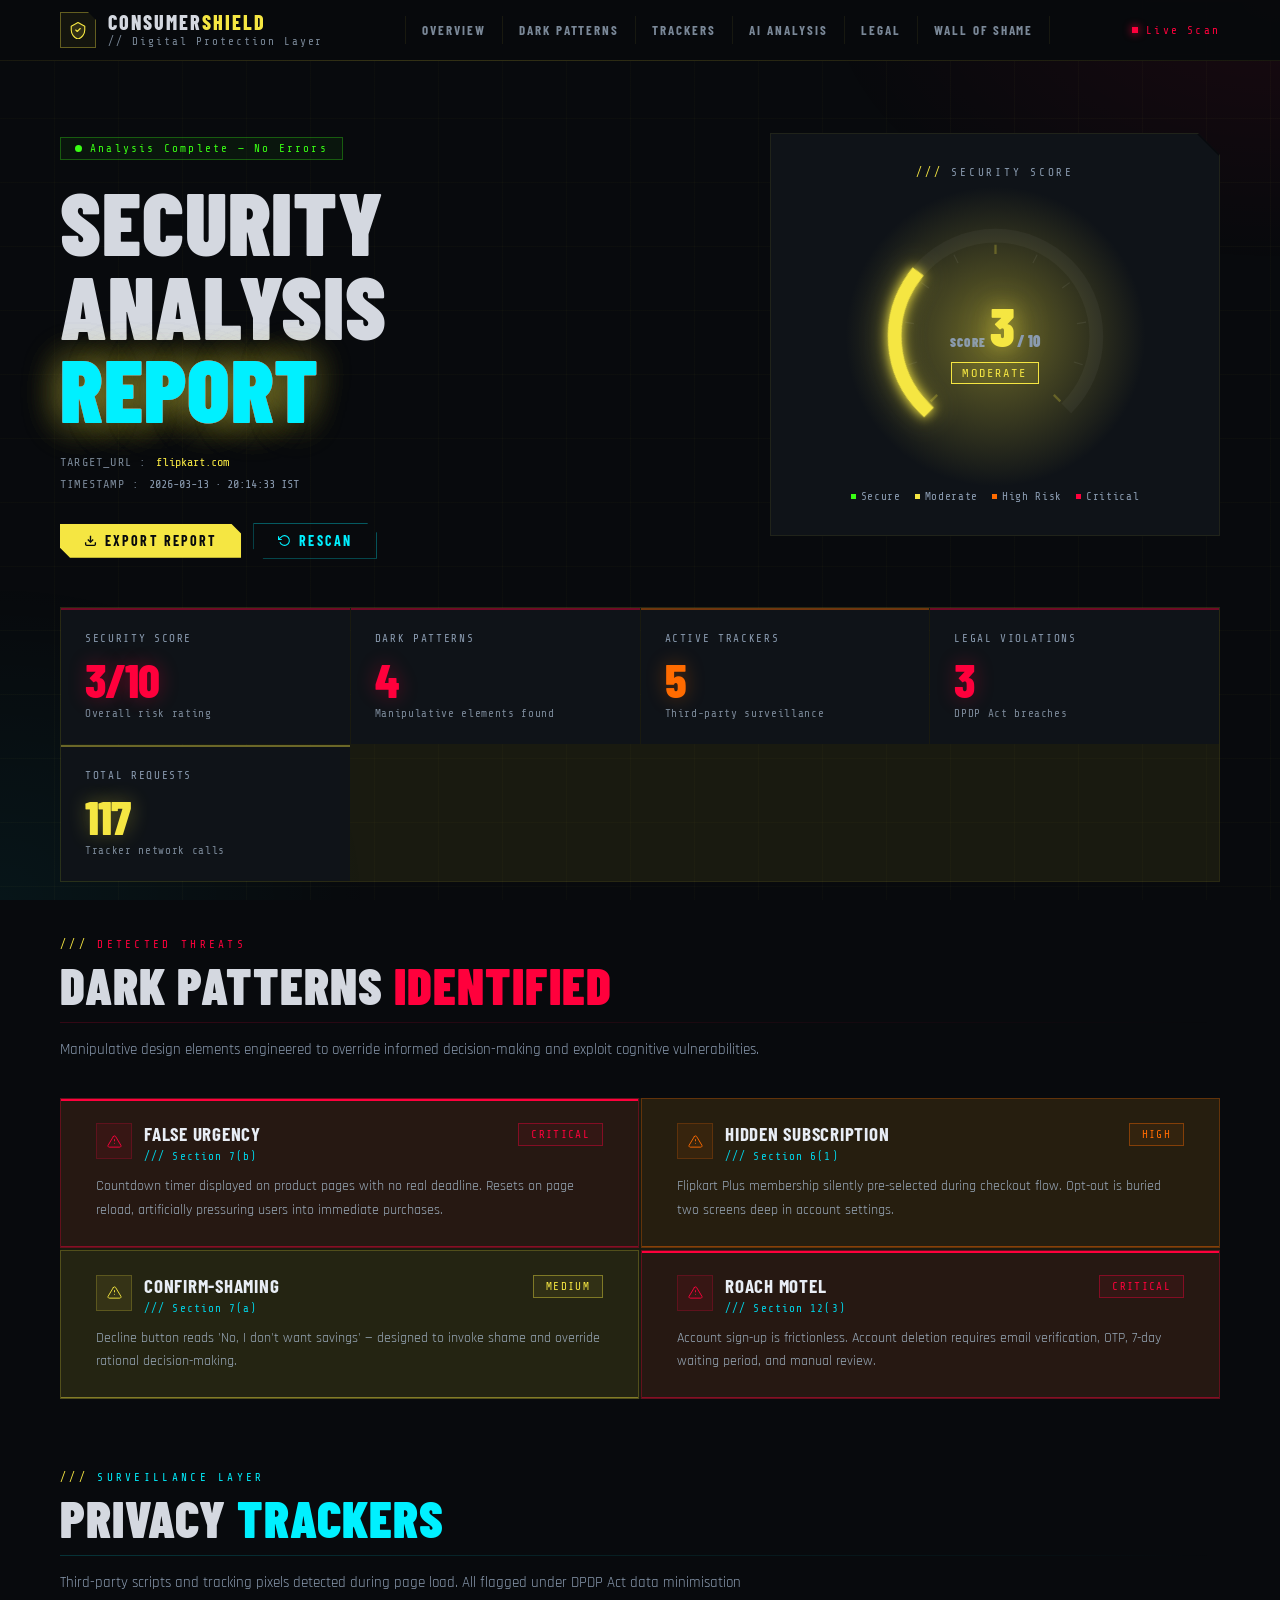
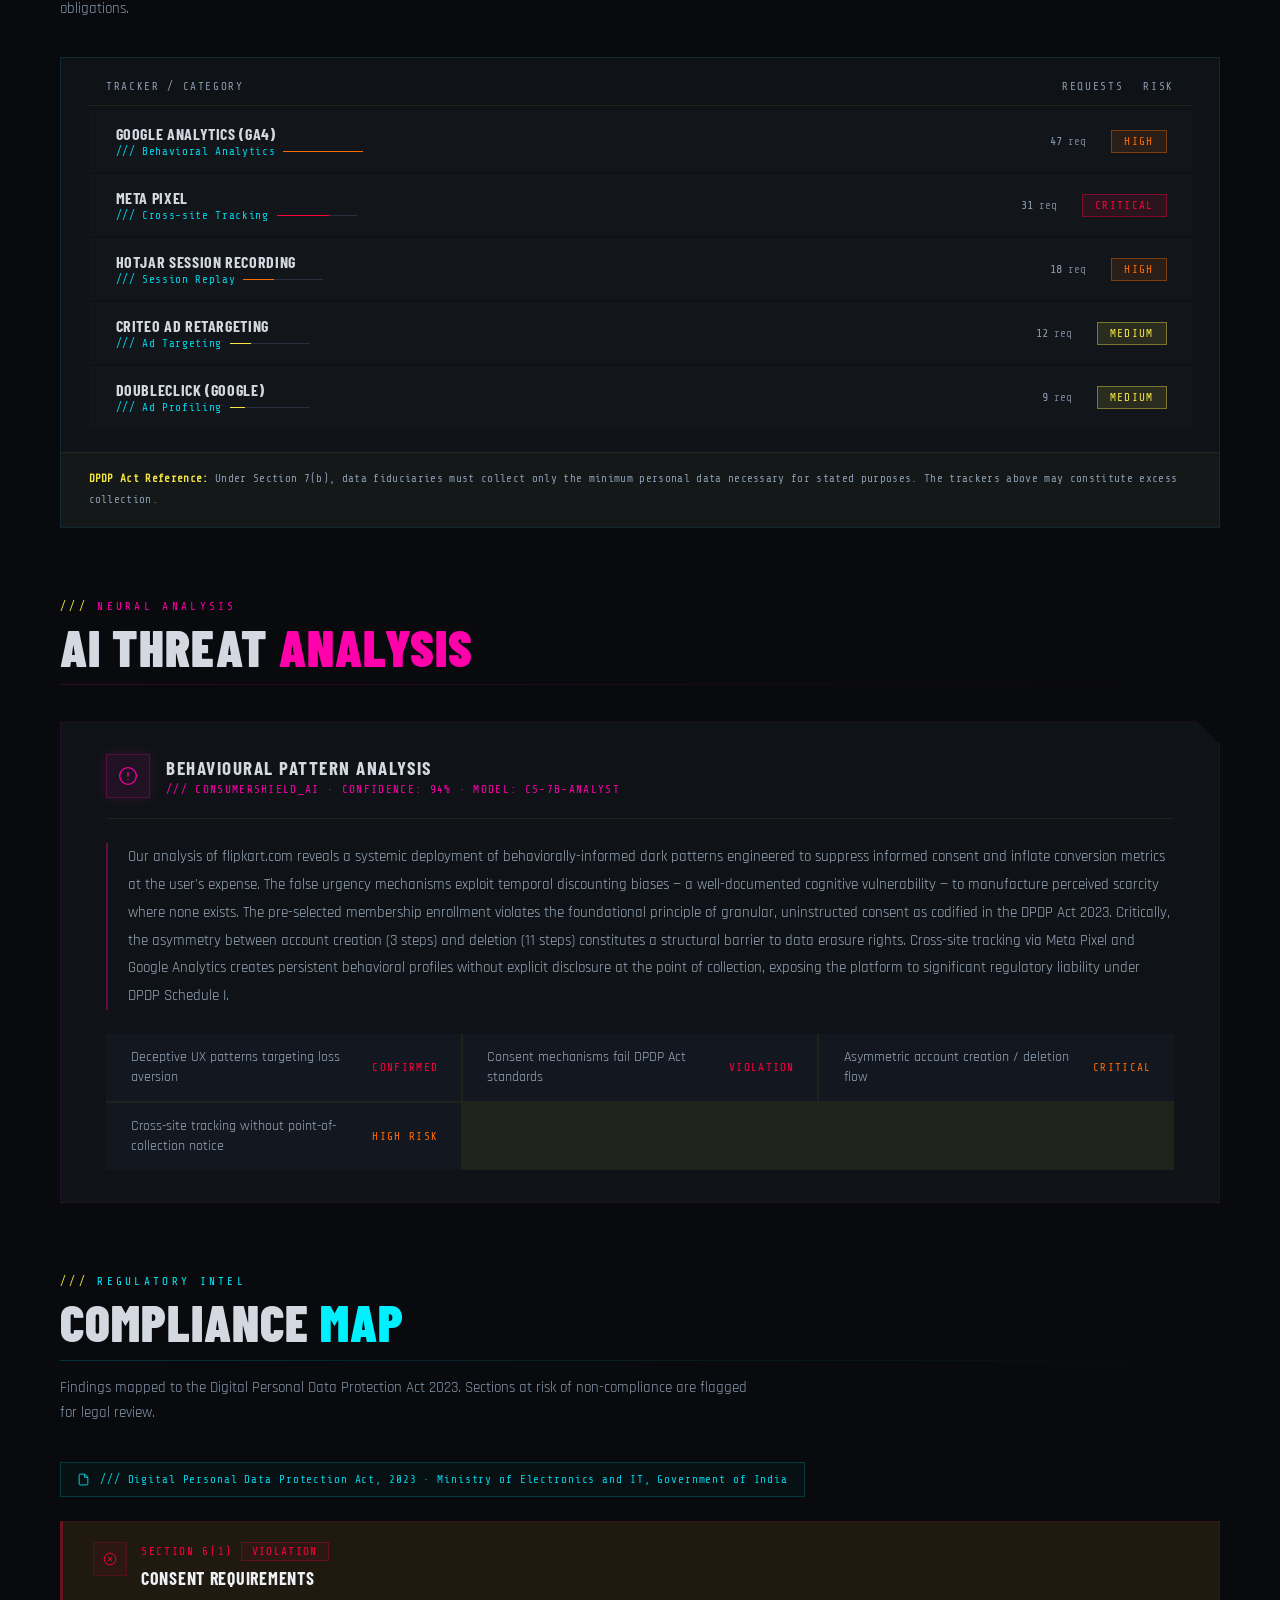
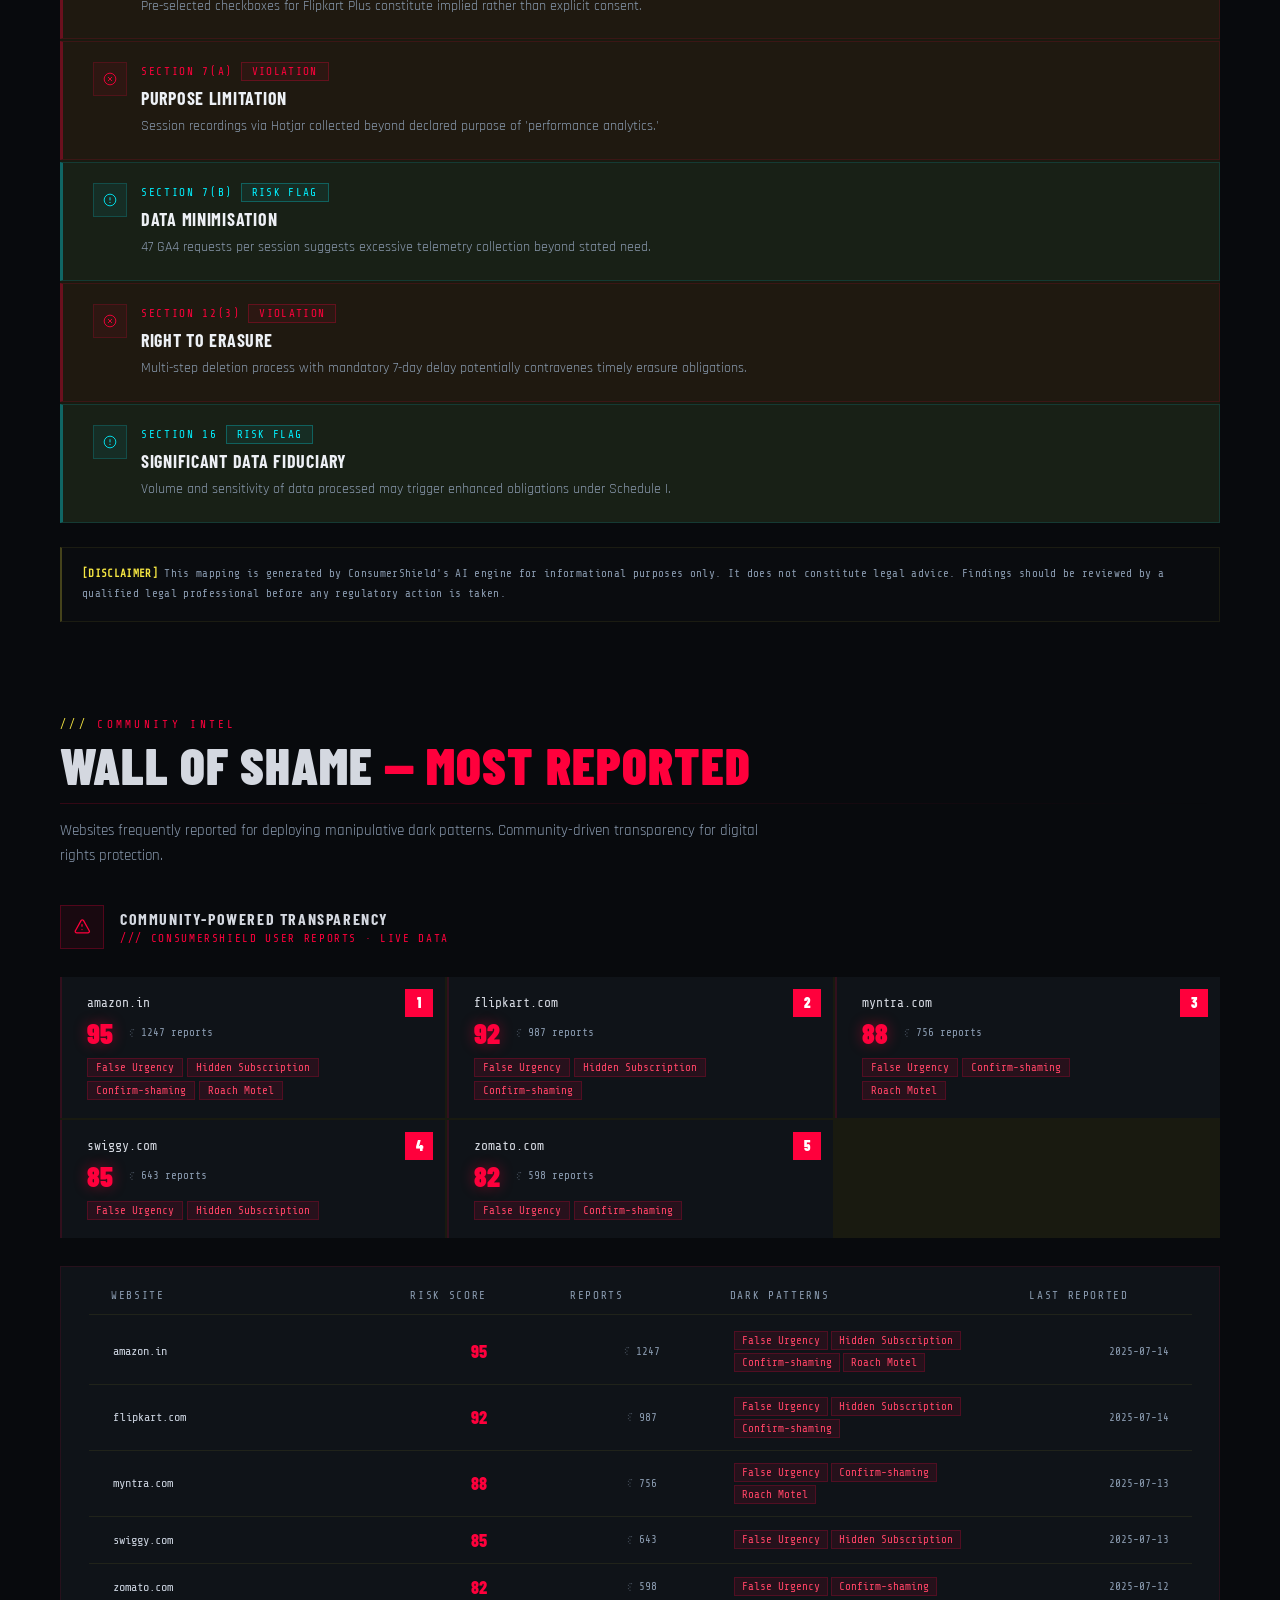
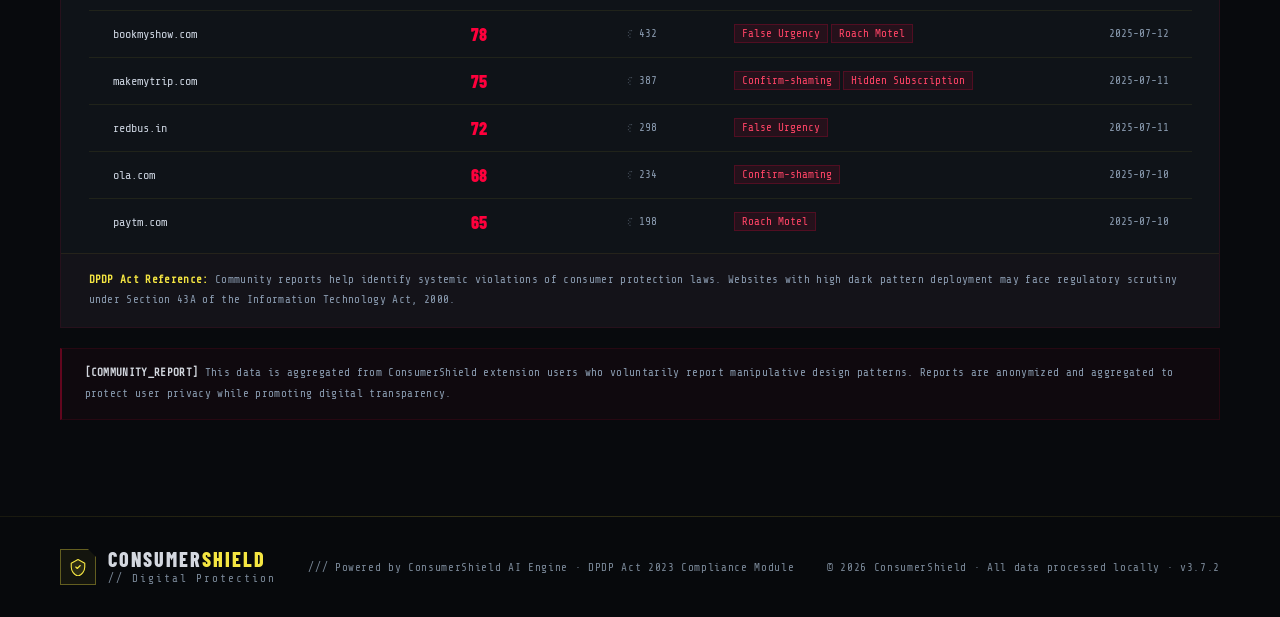
<file: index.html>
<!DOCTYPE html>
<html lang="en">
<head>
  <meta charset="UTF-8" />
  <meta name="viewport" content="width=device-width, initial-scale=1.0" />
  <title>ConsumerShield — Security Analysis Report</title>
  <link rel="preconnect" href="https://fonts.googleapis.com" />
  <link href="https://fonts.googleapis.com/css2?family=Barlow+Condensed:ital,wght@0,300;0,400;0,600;0,700;0,800;0,900;1,700&family=Share+Tech+Mono&family=Rajdhani:wght@400;500;600;700&display=swap" rel="stylesheet" />
  <style>
    *, *::before, *::after { box-sizing: border-box; margin: 0; padding: 0; }

    :root {
      --bg:       #080A0D;
      --bg2:      #0D1017;
      --card:     #0F1318;
      --card2:    #131820;
      --border:   rgba(245,230,66,.07);
      --yellow:   #F5E642;
      --cyan:     #00F0FF;
      --red:      #FF003C;
      --orange:   #FF6B00;
      --green:    #39FF14;
      --magenta:  #FF00AA;
      --text:     #D4D8E0;
      --muted:    #7A8898;
      --muted2:   #2A3040;
    }

    html { font-size: 20px; scroll-behavior: smooth; }
    body {
      background: var(--bg);
      color: var(--text);
      font-family: 'Rajdhani', sans-serif;
      overflow-x: hidden;
      min-height: 100vh;
      cursor: crosshair;
    }

    ::-webkit-scrollbar { width: 3px; }
    ::-webkit-scrollbar-track { background: transparent; }
    ::-webkit-scrollbar-thumb { background: var(--yellow); }

    /* Keyframes */
    @keyframes blink      { 0%,100%{opacity:1} 50%{opacity:0} }
    @keyframes flicker    { 0%,100%{opacity:1} 91%{opacity:1} 92%{opacity:.5} 93%{opacity:1} 96%{opacity:.8} 97%{opacity:1} }
    @keyframes fade-up    { from{opacity:0;transform:translateY(20px)} to{opacity:1;transform:translateY(0)} }
    @keyframes spin       { from{transform:rotate(0deg)} to{transform:rotate(360deg)} }
    @keyframes scanline   { 0%{top:-2px} 100%{top:100vh} }
    @keyframes glitch1    { 0%,89%,100%{clip-path:inset(0 0 100% 0);transform:translate(0)} 90%{clip-path:inset(15% 0 55% 0);transform:translate(-3px,0)} 92%{clip-path:inset(60% 0 10% 0);transform:translate(3px,0)} 94%{clip-path:inset(30% 0 40% 0);transform:translate(0)} }
    @keyframes glitch2    { 0%,89%,100%{clip-path:inset(0 0 100% 0);transform:translate(0)} 90%{clip-path:inset(50% 0 20% 0);transform:translate(3px,0)} 92%{clip-path:inset(20% 0 60% 0);transform:translate(-2px,0)} 94%{clip-path:inset(75% 0 5% 0);transform:translate(1px,0)} }
    @keyframes pulse-red  { 0%,100%{box-shadow:0 0 10px rgba(255,0,60,.3)} 50%{box-shadow:0 0 28px rgba(255,0,60,.8),0 0 50px rgba(255,0,60,.3)} }
    @keyframes pulse-yel  { 0%,100%{opacity:.4} 50%{opacity:.9} }
    @keyframes noise-drift{ 0%{transform:translate(0,0)} 25%{transform:translate(-1px,-1px)} 50%{transform:translate(1px,0)} 75%{transform:translate(0,1px)} 100%{transform:translate(-1px,0)} }

    /* Background */
    #bg-layer {
      position: fixed; inset: 0; z-index: 0; pointer-events: none; overflow: hidden;
    }
    #bg-layer::before {
      content: '';
      position: absolute; inset: -10px;
      background-image:
        linear-gradient(rgba(245,230,66,.025) 1px, transparent 1px),
        linear-gradient(90deg, rgba(245,230,66,.025) 1px, transparent 1px);
      background-size: 64px 64px;
      animation: noise-drift 10s linear infinite;
    }
    #bg-layer::after {
      content: '';
      position: absolute; inset: 0;
      background:
        radial-gradient(ellipse 55% 45% at 100% 0%, rgba(255,0,60,.07) 0%, transparent 65%),
        radial-gradient(ellipse 45% 55% at 0% 100%, rgba(0,240,255,.05) 0%, transparent 65%);
    }
    .scanline-sweep {
      position: absolute; left: 0; right: 0; height: 2px;
      background: linear-gradient(transparent, rgba(245,230,66,.03), transparent);
      animation: scanline 9s linear infinite;
    }

    /* Navigation */
    nav#main-nav {
      position: sticky; top: 0; z-index: 100;
      background: rgba(8,10,13,.96);
      border-bottom: 1px solid var(--border);
      padding: 0 60px;
    }
    nav#main-nav::after {
      content: '';
      position: absolute; bottom: -1px; left: 0; right: 0; height: 1px;
      background: linear-gradient(90deg, transparent 0%, var(--yellow) 30%, transparent 100%);
      opacity: .12;
    }
    .nav-inner {
      max-width: 1500px; margin: 0 auto;
      display: flex; align-items: center; justify-content: space-between;
      height: 60px;
    }
    .nav-links { display: flex; align-items: center; }
    .nav-links a {
      font-family: 'Barlow Condensed', sans-serif;
      font-size: 0.65rem; font-weight: 700;
      color: #7A8898; text-decoration: none;
      letter-spacing: .15em; text-transform: uppercase;
      padding: 0.3rem 0.8rem;
      border-right: 1px solid var(--border);
      transition: color .12s, background .12s;
    }
    .nav-links a:first-child { border-left: 1px solid var(--border); }
    .nav-links a:hover { color: var(--yellow); background: rgba(245,230,66,.04); }
    .live-badge {
      display: flex; align-items: center; gap: 0.4rem;
      font-family: 'Share Tech Mono', monospace;
      font-size: 0.55rem; color: var(--red); letter-spacing: .2em;
    }
    .live-dot {
      width: 0.3rem; height: 0.3rem;
      background: var(--red); box-shadow: 0 0 8px var(--red);
      animation: blink 1s step-end infinite;
    }

    /* Logo */
    .logo { display: flex; align-items: center; gap: 0.6rem; text-decoration: none; }
    .logo-icon {
      width: 1.8rem; height: 1.8rem; flex-shrink: 0;
      border: 1px solid rgba(245,230,66,.35);
      display: flex; align-items: center; justify-content: center;
      background: rgba(245,230,66,.05);
      clip-path: polygon(0 0, calc(100% - 8px) 0, 100% 8px, 100% 100%, 0 100%);
    }
    .logo-text-main {
      font-family: 'Barlow Condensed', sans-serif; font-weight: 800;
      font-size: 1rem; letter-spacing: .1em; text-transform: uppercase;
      color: var(--text); line-height: 1;
    }
    .logo-text-main span { color: var(--yellow); }
    .logo-text-sub {
      font-family: 'Share Tech Mono', monospace;
      font-size: 0.55rem; letter-spacing: .18em; color: #7A8898; margin-top: 0.15rem;
    }

    /* Layout */
    .page-wrap { position: relative; z-index: 1; }
    .container  { max-width: 1500px; margin: 0 auto; padding: 0 3rem; }

    /* Hero */
    #overview { padding: 3.6rem 3rem 2.8rem; }
    .hero-row {
      display: flex; align-items: flex-start;
      justify-content: space-between; gap: 3rem;
      flex-wrap: wrap; margin-bottom: 2.4rem;
      max-width: 1500px; margin-left: auto; margin-right: auto;
    }
    .hero-left  { flex:1; min-width:375px; flex-basis:550px; animation: fade-up .5s ease both; }
    .hero-right { flex-shrink:0; width:22.5rem; max-width:100%; animation: fade-up .5s .15s ease both; }

    .analysis-badge {
      display: inline-flex; align-items: center; gap: 0.4rem;
      padding: 0.2rem 0.7rem; margin-bottom: 1rem;
      border: 1px solid rgba(57,255,20,.3);
      background: rgba(57,255,20,.05);
      font-family: 'Share Tech Mono', monospace;
      font-size: 0.55rem; color: var(--green); letter-spacing: .2em;
    }
    .hero-title-1 {
      font-family: 'Barlow Condensed', sans-serif; font-weight: 900;
      font-size: clamp(2.6rem,7vw,4.4rem); line-height: .95;
      color: var(--text); text-transform: uppercase; letter-spacing: .01em;
    }
    .hero-title-2 {
      font-family: 'Barlow Condensed', sans-serif; font-weight: 900;
      font-size: clamp(2.6rem,7vw,4.4rem); line-height: .95;
      color: var(--yellow); text-transform: uppercase; letter-spacing: .01em;
      text-shadow: 0 0 40px rgba(245,230,66,.25);
      position: relative; display: inline-block;
      animation: flicker 7s ease-in-out infinite;
    }
    .hero-title-2::before,
    .hero-title-2::after {
      content: attr(data-text);
      position: absolute; top:0; left:0;
      font-family: 'Barlow Condensed', sans-serif; font-weight: 900;
      font-size: inherit; line-height: inherit; text-transform: uppercase;
    }
    .hero-title-2::before { color: var(--red);  animation: glitch1 5s ease-in-out infinite; animation-delay:2s; }
    .hero-title-2::after  { color: var(--cyan); animation: glitch2 5s ease-in-out infinite; animation-delay:3s; }

    .meta-block { display:flex; flex-direction:column; gap:0.4rem; margin:1.2rem 0 1.6rem; }
    .meta-row   { display:flex; align-items:center; gap:0.5rem; }
    .meta-label { font-family:'Share Tech Mono',monospace; font-size:0.6rem; color:#7A8898; letter-spacing:.1em; }
    .meta-value { font-family:'Share Tech Mono',monospace; font-size:0.6rem; color:var(--yellow); }
    .meta-time  { font-family:'Share Tech Mono',monospace; font-size:0.6rem; color:#8A9BB0; }

    /* Buttons */
    .btn-group { display:flex; gap:0.6rem; flex-wrap:wrap; align-items:center; }
    .btn {
      display:inline-flex; align-items:center; justify-content:center;
      gap:0.4rem; padding:0.5rem 1.2rem;
      font-family:'Barlow Condensed',sans-serif; font-size:0.7rem; font-weight:700;
      letter-spacing:.15em; text-transform:uppercase;
      border:none; cursor:crosshair; line-height:1;
      white-space:nowrap; user-select:none;
      transition:all .12s ease;
      clip-path:polygon(0 0,calc(100% - 10px) 0,100% 10px,100% 100%,10px 100%,0 calc(100% - 10px));
    }
    .btn:focus-visible { outline:1px solid var(--yellow); outline-offset:2px; }
    .btn:disabled { opacity:.4; cursor:not-allowed; }
    .btn-primary {
      background:var(--yellow); color:#080A0D;
      box-shadow:0 0 20px rgba(245,230,66,.2);
    }
    .btn-primary:hover:not(:disabled) { background:#fff; box-shadow:0 0 36px rgba(245,230,66,.5); transform:translateY(-1px); }
    .btn-primary:active:not(:disabled){ transform:translateY(1px); }
    .btn-outline {
      background:transparent; color:var(--cyan);
      border:1px solid rgba(0,240,255,.35);
    }
    .btn-outline:hover:not(:disabled) {
      background:rgba(0,240,255,.07);
      border-color:var(--cyan);
      box-shadow:0 0 18px rgba(0,240,255,.2);
      transform:translateY(-1px);
    }
    .btn svg.spin { animation:spin 1s linear infinite; }

    /* Stat grid */
    .stat-grid {
      display:grid;
      grid-template-columns:repeat(auto-fit,minmax(250px,1fr));
      gap:1px; background:var(--border);
      border:1px solid var(--border);
    }
    .stat-tile {
      padding:1.2rem; background:var(--card);
      position:relative; overflow:hidden;
      transition:background .2s;
    }
    .stat-tile:hover { background:var(--card2); }
    .stat-tile::before {
      content:''; position:absolute; top:0; left:0; right:0; height:2px;
    }
    .stat-top   { display:flex; align-items:flex-start; justify-content:space-between; margin-bottom:0.5rem; }
    .stat-label { font-family:'Share Tech Mono',monospace; font-size:0.55rem; color:#8A9BB0; letter-spacing:.15em; text-transform:uppercase; }
    .stat-icon  { font-size:0.7rem; opacity:.4; }
    .stat-val   { font-family:'Barlow Condensed',sans-serif; font-size:2.4rem; font-weight:800; line-height:1; margin-bottom:0.2rem; letter-spacing:-.02em; }
    .stat-sub   { font-family:'Share Tech Mono',monospace; font-size:0.55rem; color:#7A8898; letter-spacing:.06em; }

    /* Base card */
    .cp-card {
      background:var(--card); border:1px solid var(--border);
      position:relative; overflow:hidden;
    }
    .cp-card.cut-tr { clip-path:polygon(0 0,calc(100% - 22px) 0,100% 22px,100% 100%,0 100%); }
    .cp-card.cut-tr::after {
      content:''; position:absolute; top:0; right:0;
      border-style:solid; border-width:0 22px 22px 0;
      border-color:transparent var(--bg) transparent transparent;
      pointer-events:none; z-index:2;
    }

    /* Gauge */
    .gauge-card { padding:1.6rem 2.25rem; text-align:center; }
    .gauge-label {
      font-family:'Share Tech Mono',monospace;
      font-size:0.55rem; letter-spacing:.25em; color:#8A9BB0;
      text-transform:uppercase; margin-bottom:1rem;
    }
    .gauge-label::before { content:'/// '; color:var(--yellow); }
    .gauge-wrap  { position:relative; width:13.75rem; height:13.75rem; margin:0 auto; overflow:visible; }
    .gauge-glow  { position:absolute; inset:-0.7rem; border-radius:50%; animation:pulse-yel 3s ease-in-out infinite; pointer-events:none; }
    #gauge-svg   { transform:rotate(-225deg); position:relative; z-index:1; display:block; }
    .gauge-center {
      position:absolute; inset:0;
      display:flex; flex-direction:column; align-items:center; justify-content:center; padding-top:0.5rem;
    }
    .gauge-score-display {
      font-family:'Barlow Condensed',sans-serif; font-weight:900;
      display:flex; align-items:baseline; gap:0.1rem; line-height:1; margin-bottom:0.2rem;
    }
    .gauge-score-label { font-size:0.65rem; color:#8A9BB0; letter-spacing:.1em; margin-right:0.1rem; }
    .gauge-score       { font-size:2.7rem; }
    .gauge-denom       { font-size:0.8rem; color:#8A9BB0; }
    .gauge-risk-label  {
      margin-top:0.25rem;
      font-family:'Share Tech Mono',monospace;
      font-size:0.6rem; letter-spacing:.18em; text-transform:uppercase;
      padding:0.15rem 0.5rem; border:1px solid; display:inline-block;
    }
    .gauge-legend { display:flex; gap:0.7rem; justify-content:center; margin-top:0.8rem; }
    .legend-item  { display:flex; align-items:center; gap:0.25rem; }
    .legend-dot   { width:0.25rem; height:0.25rem; flex-shrink:0; }
    .legend-text  { font-family:'Share Tech Mono',monospace; font-size:0.55rem; color:#8A9BB0; letter-spacing:.06em; }

    /* Sections */
    .section-wrap { max-width:1500px; margin:0 auto; padding:0 3rem; }
    .content-section { padding-bottom:3.6rem; opacity:0; transform:translateY(1.2rem); transition:opacity .6s ease,transform .6s ease; }
    .content-section.visible { opacity:1; transform:none; }
    .last-section { padding-bottom:4.8rem; }
    .content-section{
  scroll-margin-top:100px;
}
    .section-header { margin-bottom:1.8rem; }
    .section-eyebrow {
      font-family:'Share Tech Mono',monospace;
      font-size:0.55rem; letter-spacing:.3em; text-transform:uppercase; margin-bottom:0.4rem;
    }
    .section-eyebrow::before { content:'/// '; color:var(--yellow); }
    .section-title {
      font-family:'Barlow Condensed',sans-serif; font-weight:900;
      font-size:clamp(1.6rem,4vw,2.6rem); line-height:1;
      color:var(--text); letter-spacing:.02em; text-transform:uppercase;
    }
    .section-subtitle {
      font-size:0.75rem; color:#8A9BB0; line-height:1.7;
      max-width:700px; margin-top:0.5rem; font-family:'Rajdhani',sans-serif;
    }
    .cp-divider {
      height:1px; margin:0.6rem 0 0.7rem;
      background:linear-gradient(90deg,var(--yellow),transparent); opacity:.18;
    }

    /* Dark patterns */
    .dark-grid {
      display:grid; grid-template-columns:repeat(auto-fit,minmax(28.75rem,1fr));
      gap:2px; background:var(--border);
    }
    .dp-card {
      padding:1.2rem 1.75rem; background:var(--card);
      position:relative; overflow:hidden;
      opacity:0; transform:translateY(1rem);
      transition:opacity .5s ease,transform .5s ease,background .15s;
    }
    .dp-card:hover { background:var(--card2); }
    .dp-card.visible { opacity:1; transform:translateY(0); }
    .dp-card-pulse {
      position:absolute; top:0; left:0; right:0; height:2px;
      animation:pulse-red 2s ease-in-out infinite; pointer-events:none;
    }
    .dp-card-top { display:flex; align-items:flex-start; justify-content:space-between; gap:0.8rem; margin-bottom:0.6rem; }
    .dp-card-left{ display:flex; align-items:flex-start; gap:0.6rem; flex:1; }
    .dp-icon {
      width:1.8rem; height:1.8rem; flex-shrink:0;
      display:flex; align-items:center; justify-content:center;
      border:1px solid rgba(255,255,255,.07);
    }
    .dp-type { font-family:'Barlow Condensed',sans-serif; font-weight:700; font-size:0.95rem; color:var(--text); text-transform:uppercase; letter-spacing:.04em; line-height:1.2; }
    .dp-dpdp { font-family:'Share Tech Mono',monospace; font-size:0.55rem; color:#00D4E8; letter-spacing:.1em; margin-top:0.2rem; }
    .severity-badge {
      flex-shrink:0; padding:0.2rem 0.6rem; border:1px solid;
      font-family:'Share Tech Mono',monospace; font-size:0.55rem; letter-spacing:.12em; text-transform:uppercase;
    }
    .dp-desc { font-size:0.7rem; color:#9AAABB; line-height:1.7; font-family:'Rajdhani',sans-serif; }
    .dp-card .dp-type { color:#E8EDF5; }
    .dp-card .dp-dpdp { color:#00D4E8; }
    .dp-bottom-line { position:absolute; bottom:0; left:0; right:0; height:1px; opacity:.45; }

    /* Trackers */
    .tracker-card-inner { padding:1.1rem 1.375rem 0.4rem; }
    .tracker-head {
      display:grid; grid-template-columns:1fr auto auto;
      padding:0 0.875rem 0.6rem; gap:1rem;
      border-bottom:1px solid var(--border); margin-bottom:0.2rem;
    }
    .tracker-head-cell { font-family:'Share Tech Mono',monospace; font-size:0.55rem; color:#8A9BB0; letter-spacing:.15em; text-transform:uppercase; }
    .tracker-rows { display:flex; flex-direction:column; gap:0.1rem; padding-bottom:0.8rem; }
    .tracker-row {
      display:grid; grid-template-columns:1fr auto auto;
      align-items:center; gap:1.25rem; padding:0.7rem 1.25rem;
      background:rgba(255,255,255,.01);
      border-left:2px solid transparent;
      opacity:0; transform:translateX(-0.8rem);
      transition:opacity .4s ease,transform .4s ease,background .12s,border-color .12s;
    }
    .tracker-row.visible { opacity:1; transform:translateX(0); }
    .tracker-row:hover { background:rgba(255,255,255,.025); border-left-color:var(--yellow); }
    .tracker-name { font-family:'Barlow Condensed',sans-serif; font-size:0.8rem; font-weight:700; color:var(--text); text-transform:uppercase; letter-spacing:.04em; margin-bottom:0.1rem; }
    .tracker-cat-row { display:flex; align-items:center; gap:0.4rem; }
    .tracker-cat { font-family:'Share Tech Mono',monospace; font-size:0.55rem; color:#00D4E8; letter-spacing:.06em; }
    .tracker-bar-track { width:4rem; height:1px; background:var(--muted2); flex-shrink:0; }
    .tracker-bar-fill { height:100%; width:0; transition:width .8s cubic-bezier(.16,1,.3,1); }
    .tracker-req { font-family:'Share Tech Mono',monospace; font-size:0.6rem; color:#8A9BB0; text-align:right; white-space:nowrap; }
    .tracker-req span { font-size:0.55rem; opacity:.8; }
    .risk-badge { padding:0.2rem 0.6rem; border:1px solid; font-family:'Share Tech Mono',monospace; font-size:0.55rem; letter-spacing:.12em; text-transform:uppercase; }
    .tracker-footer { padding:0.8rem 1.375rem; border-top:1px solid var(--border); background:rgba(245,230,66,.02); }
    .tracker-footer p { font-family:'Share Tech Mono',monospace; font-size:0.55rem; color:#8A9BB0; line-height:1.9; letter-spacing:.03em; }
    .tracker-footer strong { color:var(--yellow); }

    /* AI */
    .ai-card { padding:1.6rem 2.25rem; }
    .ai-header { display:flex; align-items:center; gap:0.8rem; margin-bottom:1.2rem; padding-bottom:1rem; border-bottom:1px solid var(--border); }
    .ai-icon {
      width:2.2rem; height:2.2rem; flex-shrink:0;
      background:rgba(255,0,170,.07); border:1px solid rgba(255,0,170,.25);
      display:flex; align-items:center; justify-content:center;
      box-shadow:0 0 16px rgba(255,0,170,.12);
    }
    .ai-title { font-family:'Barlow Condensed',sans-serif; font-size:0.95rem; font-weight:700; color:var(--text); text-transform:uppercase; letter-spacing:.08em; }
    .ai-sub   { font-family:'Share Tech Mono',monospace; font-size:0.55rem; color:var(--magenta); letter-spacing:.12em; margin-top:0.2rem; }
    .ai-text  { font-size:0.75rem; color:#9AAABB; line-height:1.85; border-left:2px solid rgba(255,0,170,.35); padding-left:1rem; margin-bottom:1.2rem; font-family:'Rajdhani',sans-serif; }
    .ai-findings { display:grid; grid-template-columns:repeat(auto-fit,minmax(13.75rem,1fr)); gap:2px; background:var(--border); }
    .ai-finding {
      padding:0.7rem 1.125rem; background:var(--card2);
      display:flex; align-items:center; justify-content:space-between; gap:0.6rem;
      border-left:2px solid transparent; transition:border-color .15s;
    }
    .ai-finding:hover { border-left-color:var(--magenta); }
    .ai-finding-label { font-family:'Rajdhani',sans-serif; font-size:0.7rem; color:#9AAABB; line-height:1.4; }
    .ai-finding-score { font-family:'Share Tech Mono',monospace; font-size:0.55rem; letter-spacing:.12em; flex-shrink:0; text-transform:uppercase; color:#C8D0DC; }

    /* Legal */
    .act-badge {
      display:inline-flex; align-items:center; gap:0.5rem;
      margin-bottom:1.2rem; padding:0.5rem 0.8rem;
      border:1px solid rgba(0,240,255,.18); background:rgba(0,240,255,.03);
    }
    .act-badge span { font-family:'Share Tech Mono',monospace; font-size:0.55rem; color:#00D4E8; letter-spacing:.08em; }
    .legal-list { display:flex; flex-direction:column; gap:0.1rem; background:var(--border); }
    .legal-card {
      padding:1rem 1.5rem; background:var(--card);
      position:relative; overflow:hidden;
      opacity:0; transform:translateY(0.8rem);
      transition:opacity .5s ease,transform .5s ease,background .12s;
      border-left:3px solid transparent;
    }
    .legal-card:hover { background:var(--card2); }
    .legal-card.visible { opacity:1; transform:translateY(0); }
    .legal-inner { display:flex; align-items:flex-start; gap:0.7rem; }
    .legal-icon  { width:1.7rem; height:1.7rem; flex-shrink:0; display:flex; align-items:center; justify-content:center; border:1px solid rgba(255,255,255,.07); }
    .legal-meta  { flex:1; }
    .legal-tags  { display:flex; align-items:center; flex-wrap:wrap; gap:0.4rem; margin-bottom:0.3rem; }
    .legal-section-label { font-family:'Share Tech Mono',monospace; font-size:0.55rem; letter-spacing:.15em; text-transform:uppercase; }
    .legal-tag   { font-family:'Share Tech Mono',monospace; font-size:0.55rem; padding:0.1rem 0.5rem; letter-spacing:.12em; text-transform:uppercase; border:1px solid; }
    .legal-title { font-family:'Barlow Condensed',sans-serif; font-size:0.9rem; font-weight:700; color:#EDF0F5; text-transform:uppercase; letter-spacing:.04em; margin-bottom:0.3rem; }
    .legal-desc  { font-size:0.7rem; color:#8A9BB0; line-height:1.7; font-family:'Rajdhani',sans-serif; }
    .legal-card:hover .legal-desc { color:#AAB8C8; }
    .disclaimer  { margin-top:1.2rem; padding:0.8rem 1rem; background:rgba(255,255,255,.01); border:1px solid var(--border); border-left:2px solid rgba(245,230,66,.25); }
    .disclaimer p{ font-family:'Share Tech Mono',monospace; font-size:0.55rem; color:#8A9BB0; line-height:1.9; letter-spacing:.03em; }

    /* Wall of Shame */
    .shame-header { display:flex; align-items:center; gap:0.8rem; margin-bottom:1.4rem; }
    .shame-icon {
      width:2.2rem; height:2.2rem; flex-shrink:0;
      background:rgba(255,0,60,.07); border:1px solid rgba(255,0,60,.25);
      display:flex; align-items:center; justify-content:center;
      animation:pulse-red 2.2s ease-in-out infinite;
    }
    .shame-title { font-family:'Barlow Condensed',sans-serif; font-size:0.8rem; font-weight:700; color:var(--text); text-transform:uppercase; letter-spacing:.1em; }
    .shame-sub   { font-family:'Share Tech Mono',monospace; font-size:0.55rem; color:var(--red); letter-spacing:.15em; margin-top:0.2rem; }
    .top-five-grid { display:grid; grid-template-columns:repeat(auto-fit,minmax(16.25rem,1fr)); gap:2px; background:var(--border); margin-bottom:1.4rem; }
    .top-five-card {
      padding:0.9rem 1.25rem; background:var(--card);
      position:relative; overflow:hidden;
      opacity:0; transform:translateY(1rem);
      transition:opacity .5s ease,transform .5s ease,background .15s;
      border-left:2px solid rgba(255,0,60,.15);
    }
    .top-five-card.visible { opacity:1; transform:translateY(0); }
    .top-five-card:hover   { background:var(--card2); border-left-color:var(--red); }
    .top-five-rank {
      position:absolute; top:0.6rem; right:0.6rem;
      width:1.4rem; height:1.4rem; background:var(--red);
      display:flex; align-items:center; justify-content:center;
      font-family:'Barlow Condensed',sans-serif; font-size:0.7rem; font-weight:900; color:#fff;
    }
    .top-five-content { padding-right:2.25rem; }
    .top-five-url {
      font-family:'Share Tech Mono',monospace; font-size:0.65rem;
      color:var(--text); text-decoration:none; display:block; margin-bottom:0.3rem;
    }
    .top-five-url:hover { color:var(--yellow); }
    .top-five-meta { display:flex; align-items:center; gap:0.7rem; margin-bottom:0.4rem; }
    .top-five-score { font-family:'Barlow Condensed',sans-serif; font-size:1.4rem; font-weight:900; color:var(--red); text-shadow:0 0 14px rgba(255,0,60,.4); }
    .top-five-reports { font-family:'Share Tech Mono',monospace; font-size:0.55rem; color:#8A9BB0; display:flex; align-items:center; gap:0.2rem; }
    .top-five-patterns { display:flex; flex-wrap:wrap; gap:0.2rem; }
    .pattern-tag { font-family:'Share Tech Mono',monospace; padding:0.1rem 0.4rem; font-size:0.55rem; background:rgba(255,0,60,.1); border:1px solid rgba(255,0,60,.2); color:#FF4466; }
    .full-shame-list { display:flex; flex-direction:column; gap:0.05rem; background:var(--border); }
    .shame-row {
      display:grid; grid-template-columns:2fr 1fr 1fr 2fr 1fr;
      align-items:center; gap:1.25rem; padding:0.6rem 1.125rem;
      background:var(--card); border-left:2px solid transparent;
      opacity:0; transform:translateX(-1rem);
      transition:opacity .4s ease,transform .4s ease,background .12s,border-color .12s;
    }
    .shame-row.visible { opacity:1; transform:translateX(0); }
    .shame-row:hover { background:rgba(255,0,60,.03); border-left-color:var(--red); }
    .shame-url { font-family:'Share Tech Mono',monospace; font-size:0.6rem; color:#C8D0DC; text-decoration:none; }
    .shame-url:hover { color:var(--yellow); }
    .shame-score { font-family:'Barlow Condensed',sans-serif; font-size:0.9rem; font-weight:800; color:var(--red); text-align:center; }
    .shame-reports { font-family:'Share Tech Mono',monospace; font-size:0.55rem; color:#8A9BB0; text-align:center; display:flex; align-items:center; justify-content:center; gap:0.2rem; }
    .shame-patterns { display:flex; flex-wrap:wrap; gap:0.15rem; }
    .shame-pattern-tag { font-family:'Share Tech Mono',monospace; padding:0.1rem 0.35rem; font-size:0.55rem; background:rgba(255,0,60,.09); border:1px solid rgba(255,0,60,.2); color:#FF4466; }
    .shame-date { font-family:'Share Tech Mono',monospace; font-size:0.55rem; color:#8A9BB0; text-align:right; }
    .shame-disclaimer { margin-top:1rem; padding:0.7rem 1.125rem; background:rgba(255,0,60,.03); border:1px solid rgba(255,0,60,.1); border-left:2px solid rgba(255,0,60,.35); }
    .shame-disclaimer p { font-family:'Share Tech Mono',monospace; font-size:0.55rem; color:#8A9BB0; line-height:1.9; letter-spacing:.03em; }

    /* Footer */
    footer {
      position:relative; z-index:1;
      border-top:1px solid var(--border);
      background:rgba(8,10,13,.99); padding:1.6rem 3rem;
    }
    footer::before {
      content:''; position:absolute; top:-1px; left:0; right:0; height:1px;
      background:linear-gradient(90deg,transparent 0%,var(--yellow) 35%,transparent 100%); opacity:.12;
    }
    .footer-inner { max-width:1500px; margin:0 auto; display:flex; align-items:center; justify-content:space-between; flex-wrap:wrap; gap:0.8rem; }
    .footer-copy { font-family:'Share Tech Mono',monospace; font-size:0.55rem; color:#7A8898; letter-spacing:.06em; }

    /* Responsive */
    @media(max-width:768px) {
      nav#main-nav,.section-wrap { padding:0 1rem; }
      .nav-links { display:none; }
      #overview  { padding:2.4rem 1rem 1.8rem; }
      .hero-row  { flex-direction:column; }
      .hero-right{ align-self:center; width:100%; max-width:18rem; }
      .btn-group { flex-direction:column; width:100%; }
      .btn-group .btn { width:100%; justify-content:center; }
      .dark-grid  { grid-template-columns:1fr !important; }
      .top-five-grid{ grid-template-columns:1fr !important; }
      .shame-row  { grid-template-columns:1fr !important; gap:0.3rem !important; }
    }
    @media(max-width:480px) {
      .tracker-head { display:none; }
      .tracker-row  { grid-template-columns:1fr auto; }
      .tracker-row .risk-badge { display:none; }
      .footer-inner { flex-direction:column; align-items:flex-start; }
    }
  </style>
</head>
<body>

<div id="bg-layer" aria-hidden="true">
  <div class="scanline-sweep"></div>
</div>

<div class="page-wrap">

  <nav id="main-nav" role="navigation" aria-label="Main navigation">
    <div class="nav-inner">
      <a href="#overview" class="logo" aria-label="ConsumerShield home">
        <div class="logo-icon">
          <svg width="18" height="18" viewBox="0 0 24 24" fill="none" aria-hidden="true">
            <path d="M12 2L3 7v5c0 5.55 3.84 10.74 9 12 5.16-1.26 9-6.45 9-12V7l-9-5z" fill="rgba(245,230,66,.12)" stroke="#F5E642" stroke-width="1.5" stroke-linejoin="round"/>
            <path d="M9 12l2 2 4-4" stroke="#F5E642" stroke-width="1.5" stroke-linecap="round" stroke-linejoin="round"/>
          </svg>
        </div>
        <div>
          <div class="logo-text-main">Consumer<span>Shield</span></div>
          <div class="logo-text-sub">// Digital Protection Layer</div>
        </div>
      </a>
      <div class="nav-links">
        <a href="#overview">Overview</a>
        <a href="#dark-patterns">Dark Patterns</a>
        <a href="#trackers">Trackers</a>
        <a href="#ai-analysis">AI Analysis</a>
        <a href="#legal">Legal</a>
        <a href="#wall-of-shame">Wall of Shame</a>
      </div>
      <div class="live-badge" role="status" aria-live="polite">
        <div class="live-dot" aria-hidden="true"></div>
        Live Scan
      </div>
    </div>
  </nav>

  <section id="overview" aria-label="Report overview">
    <div class="hero-row">
      <div class="hero-left">
        <div class="analysis-badge">
          <svg width="7" height="7" viewBox="0 0 8 8" fill="#39FF14" aria-hidden="true"><circle cx="4" cy="4" r="4"/></svg>
          Analysis Complete — No Errors
        </div>
        <h1 class="hero-title-1">Security Analysis</h1>
        <h1 class="hero-title-2" data-text="Report">Report</h1>
        <div class="meta-block">
          <div class="meta-row">
            <span class="meta-label">TARGET_URL :</span>
            <span class="meta-value" id="meta-site">flipkart.com</span>
          </div>
          <div class="meta-row">
            <span class="meta-label">TIMESTAMP  :</span>
            <time class="meta-time" id="meta-time">2026-03-13 · 20:14:33 IST</time>
          </div>
        </div>
        <div class="btn-group">
          <button type="button" class="btn btn-primary" id="btn-export" aria-label="Export report">
            <svg id="export-icon-dl" width="13" height="13" viewBox="0 0 24 24" fill="none" stroke="currentColor" stroke-width="2.5" aria-hidden="true"><path d="M21 15v4a2 2 0 01-2 2H5a2 2 0 01-2-2v-4"/><polyline points="7 10 12 15 17 10"/><line x1="12" y1="15" x2="12" y2="3"/></svg>
            <svg id="export-icon-spin" class="spin" width="13" height="13" viewBox="0 0 24 24" fill="none" stroke="currentColor" stroke-width="2.5" aria-hidden="true" style="display:none"><polyline points="1 4 1 10 7 10"/><path d="M3.51 15a9 9 0 102.13-9.36L1 10"/></svg>
            <svg id="export-icon-ok" width="13" height="13" viewBox="0 0 24 24" fill="none" stroke="currentColor" stroke-width="2.5" aria-hidden="true" style="display:none"><polyline points="20 6 9 17 4 12"/></svg>
            <span id="export-label">Export Report</span>
          </button>
          <button type="button" class="btn btn-outline" id="btn-rescan" aria-label="Rescan">
            <svg width="13" height="13" viewBox="0 0 24 24" fill="none" stroke="currentColor" stroke-width="2" aria-hidden="true"><polyline points="1 4 1 10 7 10"/><path d="M3.51 15a9 9 0 102.13-9.36L1 10"/></svg>
            Rescan
          </button>
        </div>
      </div>

      <div class="hero-right">
        <div class="cp-card gauge-card cut-tr">
          <div class="gauge-label">Security Score</div>
          <div class="gauge-wrap">
            <div class="gauge-glow" id="gauge-glow" aria-hidden="true"></div>
            <svg id="gauge-svg" width="100%" height="100%" viewBox="0 0 300 300" preserveAspectRatio="xMidYMid meet" role="img" aria-label="Security score gauge" style="max-width: 13.75rem; max-height: 13.75rem;">
              <circle id="gauge-track" cx="150" cy="150" r="110" fill="none" stroke="rgba(255,255,255,.04)" stroke-width="15"/>
              <g id="gauge-ticks"></g>
              <circle id="gauge-arc" cx="150" cy="150" r="110" fill="none" stroke-width="15" stroke-linecap="square"/>
            </svg>
            <div class="gauge-center">
              <div class="gauge-score-display">
                <span class="gauge-score-label">SCORE</span>
                <span class="gauge-score" id="gauge-score-num">0</span>
                <span class="gauge-denom">/ 10</span>
              </div>
              <div class="gauge-risk-label" id="gauge-risk-label"></div>
            </div>
          </div>
          <div class="gauge-legend" role="list">
            <div class="legend-item" role="listitem"><div class="legend-dot" style="background:#39FF14"></div><span class="legend-text">Secure</span></div>
            <div class="legend-item" role="listitem"><div class="legend-dot" style="background:#F5E642"></div><span class="legend-text">Moderate</span></div>
            <div class="legend-item" role="listitem"><div class="legend-dot" style="background:#FF6B00"></div><span class="legend-text">High Risk</span></div>
            <div class="legend-item" role="listitem"><div class="legend-dot" style="background:#FF003C"></div><span class="legend-text">Critical</span></div>
          </div>
        </div>
      </div>
    </div>

    <div class="stat-grid" style="max-width:1500px;margin:0 auto;" id="stat-grid"></div>
  </section>

  <div class="section-wrap">

    <section id="dark-patterns" class="content-section" aria-label="Detected dark patterns">
      <header class="section-header">
        <div class="section-eyebrow" style="color:var(--red)">Detected Threats</div>
        <h2 class="section-title">Dark Patterns <span style="color:var(--red)">Identified</span></h2>
        <div class="cp-divider" style="background:linear-gradient(90deg,var(--red),transparent)"></div>
        <p class="section-subtitle">Manipulative design elements engineered to override informed decision-making and exploit cognitive vulnerabilities.</p>
      </header>
      <div class="dark-grid" id="dark-pattern-grid"></div>
    </section>

    <section id="trackers" class="content-section" aria-label="Privacy trackers">
      <header class="section-header">
        <div class="section-eyebrow" style="color:var(--cyan)">Surveillance Layer</div>
        <h2 class="section-title">Privacy <span style="color:var(--cyan)">Trackers</span></h2>
        <div class="cp-divider" style="background:linear-gradient(90deg,var(--cyan),transparent)"></div>
        <p class="section-subtitle">Third-party scripts and tracking pixels detected during page load. All flagged under DPDP Act data minimisation obligations.</p>
      </header>
      <div class="cp-card" style="border-color:rgba(0,240,255,.1)">
        <div class="tracker-card-inner">
          <div class="tracker-head">
            <div class="tracker-head-cell">Tracker / Category</div>
            <div class="tracker-head-cell">Requests</div>
            <div class="tracker-head-cell">Risk</div>
          </div>
          <div class="tracker-rows" id="tracker-rows"></div>
        </div>
        <div class="tracker-footer">
          <p><strong>DPDP Act Reference:</strong> Under Section 7(b), data fiduciaries must collect only the minimum personal data necessary for stated purposes. The trackers above may constitute excess collection.</p>
        </div>
      </div>
    </section>

    <section id="ai-analysis" class="content-section" aria-label="AI threat analysis">
      <header class="section-header">
        <div class="section-eyebrow" style="color:var(--magenta)">Neural Analysis</div>
        <h2 class="section-title">AI Threat <span style="color:var(--magenta)">Analysis</span></h2>
        <div class="cp-divider" style="background:linear-gradient(90deg,var(--magenta),transparent)"></div>
      </header>
      <div class="cp-card ai-card cut-tr" style="border-color:rgba(255,0,170,.1)">
        <div class="ai-header">
          <div class="ai-icon">
            <svg width="20" height="20" viewBox="0 0 24 24" fill="none" aria-hidden="true">
              <path d="M12 2a10 10 0 100 20A10 10 0 0012 2z" stroke="#FF00AA" stroke-width="1.5"/>
              <path d="M12 8v4M12 16h.01" stroke="#FF00AA" stroke-width="1.5" stroke-linecap="round"/>
            </svg>
          </div>
          <div>
            <div class="ai-title">Behavioural Pattern Analysis</div>
            <div class="ai-sub">/// CONSUMERSHIELD_AI · CONFIDENCE: 94% · MODEL: CS-7B-ANALYST</div>
          </div>
        </div>
        <p class="ai-text" id="ai-text"></p>
        <div class="ai-findings" id="ai-findings"></div>
      </div>
    </section>

    <section id="legal" class="content-section last-section" aria-label="Legal compliance mapping">
      <header class="section-header">
        <div class="section-eyebrow" style="color:var(--cyan)">Regulatory Intel</div>
        <h2 class="section-title">Compliance <span style="color:var(--cyan)">Map</span></h2>
        <div class="cp-divider" style="background:linear-gradient(90deg,var(--cyan),transparent)"></div>
        <p class="section-subtitle">Findings mapped to the Digital Personal Data Protection Act 2023. Sections at risk of non-compliance are flagged for legal review.</p>
      </header>
      <div class="act-badge">
        <svg width="13" height="13" viewBox="0 0 24 24" fill="none" aria-hidden="true">
          <path d="M14 2H6a2 2 0 00-2 2v16a2 2 0 002 2h12a2 2 0 002-2V8z" stroke="#00F0FF" stroke-width="1.5"/>
          <polyline points="14 2 14 8 20 8" stroke="#00F0FF" stroke-width="1.5"/>
        </svg>
        <span>/// Digital Personal Data Protection Act, 2023 · Ministry of Electronics and IT, Government of India</span>
      </div>
      <div class="legal-list" id="legal-list"></div>
      <div class="disclaimer">
        <p><strong style="color:var(--yellow)">[DISCLAIMER]</strong> This mapping is generated by ConsumerShield's AI engine for informational purposes only. It does not constitute legal advice. Findings should be reviewed by a qualified legal professional before any regulatory action is taken.</p>
      </div>
    </section>

    <section id="wall-of-shame" class="content-section last-section" aria-label="Wall of Shame">
      <header class="section-header">
        <div class="section-eyebrow" style="color:var(--red)">Community Intel</div>
        <h2 class="section-title">Wall of Shame <span style="color:var(--red)">— Most Reported</span></h2>
        <div class="cp-divider" style="background:linear-gradient(90deg,var(--red),transparent)"></div>
        <p class="section-subtitle">Websites frequently reported for deploying manipulative dark patterns. Community-driven transparency for digital rights protection.</p>
      </header>
      <div class="shame-header">
        <div class="shame-icon">
          <svg width="20" height="20" viewBox="0 0 24 24" fill="none" aria-hidden="true">
            <path d="M12 9v2m0 4h.01m-6.938 4h13.856c1.54 0 2.502-1.667 1.732-2.5L13.732 4c-.77-.833-1.964-.833-2.732 0L4.082 16.5c-.77.833.192 2.5 1.732 2.5z" stroke="#FF003C" stroke-width="1.5" stroke-linecap="round" stroke-linejoin="round"/>
          </svg>
        </div>
        <div>
          <div class="shame-title">Community-Powered Transparency</div>
          <div class="shame-sub">/// CONSUMERSHIELD USER REPORTS · LIVE DATA</div>
        </div>
      </div>
      <div class="top-five-grid" id="top-five-grid"></div>
      <div class="cp-card" style="border-color:rgba(255,0,60,.1)">
        <div class="tracker-card-inner">
          <div class="tracker-head" style="grid-template-columns:2fr 1fr 1fr 2fr 1fr; padding-left:1.125rem; padding-right:1.125rem">
            <div class="tracker-head-cell">Website</div>
            <div class="tracker-head-cell">Risk Score</div>
            <div class="tracker-head-cell">Reports</div>
            <div class="tracker-head-cell">Dark Patterns</div>
            <div class="tracker-head-cell">Last Reported</div>
          </div>
          <div class="full-shame-list" id="full-shame-list"></div>
        </div>
        <div class="tracker-footer" style="background:rgba(255,0,60,.02)">
          <p><strong>DPDP Act Reference:</strong> Community reports help identify systemic violations of consumer protection laws. Websites with high dark pattern deployment may face regulatory scrutiny under Section 43A of the Information Technology Act, 2000.</p>
        </div>
      </div>
      <div class="shame-disclaimer">
        <p><strong style="color:var(--text)">[COMMUNITY_REPORT]</strong> This data is aggregated from ConsumerShield extension users who voluntarily report manipulative design patterns. Reports are anonymized and aggregated to protect user privacy while promoting digital transparency.</p>
      </div>
    </section>

  </div>
</div>

<footer>
  <div class="footer-inner">
    <a href="#overview" class="logo" aria-label="ConsumerShield home">
      <div class="logo-icon">
        <svg width="18" height="18" viewBox="0 0 24 24" fill="none" aria-hidden="true">
          <path d="M12 2L3 7v5c0 5.55 3.84 10.74 9 12 5.16-1.26 9-6.45 9-12V7l-9-5z" fill="rgba(245,230,66,.1)" stroke="#F5E642" stroke-width="1.5" stroke-linejoin="round"/>
          <path d="M9 12l2 2 4-4" stroke="#F5E642" stroke-width="1.5" stroke-linecap="round" stroke-linejoin="round"/>
        </svg>
      </div>
      <div>
        <div class="logo-text-main">Consumer<span>Shield</span></div>
        <div class="logo-text-sub">// Digital Protection</div>
      </div>
    </a>
    <p class="footer-copy">/// Powered by ConsumerShield AI Engine · DPDP Act 2023 Compliance Module</p>
    <p class="footer-copy">© 2026 ConsumerShield · All data processed locally · v3.7.2</p>
  </div>
</footer>

<script>
const REPORT = {
  site: "flipkart.com",
  timestamp: "2026-03-13 · 20:14:33 IST",
  securityScore: 3,
  darkPatterns: [
    { id:1, type:"False Urgency",       description:"Countdown timer displayed on product pages with no real deadline. Resets on page reload, artificially pressuring users into immediate purchases.",             severity:"critical", dpdpRef:"Section 7(b)" },
    { id:2, type:"Hidden Subscription", description:"Flipkart Plus membership silently pre-selected during checkout flow. Opt-out is buried two screens deep in account settings.",                              severity:"high",     dpdpRef:"Section 6(1)" },
    { id:3, type:"Confirm-shaming",     description:"Decline button reads 'No, I don't want savings' — designed to invoke shame and override rational decision-making.",                                         severity:"medium",   dpdpRef:"Section 7(a)" },
    { id:4, type:"Roach Motel",         description:"Account sign-up is frictionless. Account deletion requires email verification, OTP, 7-day waiting period, and manual review.",                             severity:"critical", dpdpRef:"Section 12(3)" },
  ],
  trackers: [
    { name:"Google Analytics (GA4)",   category:"Behavioral Analytics", risk:"high",     requests:47 },
    { name:"Meta Pixel",               category:"Cross-site Tracking",  risk:"critical", requests:31 },
    { name:"Hotjar Session Recording", category:"Session Replay",       risk:"high",     requests:18 },
    { name:"Criteo Ad Retargeting",    category:"Ad Targeting",         risk:"medium",   requests:12 },
    { name:"DoubleClick (Google)",     category:"Ad Profiling",         risk:"medium",   requests:9  },
  ],
  aiAnalysis: "Our analysis of flipkart.com reveals a systemic deployment of behaviorally-informed dark patterns engineered to suppress informed consent and inflate conversion metrics at the user's expense. The false urgency mechanisms exploit temporal discounting biases — a well-documented cognitive vulnerability — to manufacture perceived scarcity where none exists. The pre-selected membership enrollment violates the foundational principle of granular, uninstructed consent as codified in the DPDP Act 2023. Critically, the asymmetry between account creation (3 steps) and deletion (11 steps) constitutes a structural barrier to data erasure rights. Cross-site tracking via Meta Pixel and Google Analytics creates persistent behavioral profiles without explicit disclosure at the point of collection, exposing the platform to significant regulatory liability under DPDP Schedule I.",
  legalMappings: [
    { section:"Section 6(1)",  title:"Consent Requirements",       description:"Pre-selected checkboxes for Flipkart Plus constitute implied rather than explicit consent.",                               risk:"violation" },
    { section:"Section 7(a)",  title:"Purpose Limitation",         description:"Session recordings via Hotjar collected beyond declared purpose of 'performance analytics.'",                             risk:"violation" },
    { section:"Section 7(b)",  title:"Data Minimisation",          description:"47 GA4 requests per session suggests excessive telemetry collection beyond stated need.",                                 risk:"risk"      },
    { section:"Section 12(3)", title:"Right to Erasure",           description:"Multi-step deletion process with mandatory 7-day delay potentially contravenes timely erasure obligations.",             risk:"violation" },
    { section:"Section 16",    title:"Significant Data Fiduciary", description:"Volume and sensitivity of data processed may trigger enhanced obligations under Schedule I.",                            risk:"risk"      },
  ],
  wallOfShame: [
    { url:"amazon.in",      riskScore:95, reportsThisWeek:1247, darkPatterns:["False Urgency","Hidden Subscription","Confirm-shaming","Roach Motel"], lastReported:"2025-07-14" },
    { url:"flipkart.com",   riskScore:92, reportsThisWeek:987,  darkPatterns:["False Urgency","Hidden Subscription","Confirm-shaming"],              lastReported:"2025-07-14" },
    { url:"myntra.com",     riskScore:88, reportsThisWeek:756,  darkPatterns:["False Urgency","Confirm-shaming","Roach Motel"],                       lastReported:"2025-07-13" },
    { url:"swiggy.com",     riskScore:85, reportsThisWeek:643,  darkPatterns:["False Urgency","Hidden Subscription"],                                 lastReported:"2025-07-13" },
    { url:"zomato.com",     riskScore:82, reportsThisWeek:598,  darkPatterns:["False Urgency","Confirm-shaming"],                                     lastReported:"2025-07-12" },
    { url:"bookmyshow.com", riskScore:78, reportsThisWeek:432,  darkPatterns:["False Urgency","Roach Motel"],                                         lastReported:"2025-07-12" },
    { url:"makemytrip.com", riskScore:75, reportsThisWeek:387,  darkPatterns:["Confirm-shaming","Hidden Subscription"],                              lastReported:"2025-07-11" },
    { url:"redbus.in",      riskScore:72, reportsThisWeek:298,  darkPatterns:["False Urgency"],                                                       lastReported:"2025-07-11" },
    { url:"ola.com",        riskScore:68, reportsThisWeek:234,  darkPatterns:["Confirm-shaming"],                                                     lastReported:"2025-07-10" },
    { url:"paytm.com",      riskScore:65, reportsThisWeek:198,  darkPatterns:["Roach Motel"],                                                         lastReported:"2025-07-10" },
  ],
};

function scoreConfig(s) {
  if (s <= 2) return { color:"#39FF14", glow:"rgba(57,255,20,.4)",   level:"SECURE"        };
  if (s <= 5) return { color:"#F5E642", glow:"rgba(245,230,66,.4)",  level:"MODERATE" };
  if (s <= 8) return { color:"#FF6B00", glow:"rgba(255,107,0,.4)",   level:"HIGH"     };
  return             { color:"#FF003C", glow:"rgba(255,0,60,.4)",    level:"CRITICAL" };
}
function sevConfig(sev) {
  return ({
    critical:{ color:"#FF003C", bg:"rgba(255,0,60,.06)",   border:"rgba(255,0,60,.28)",   label:"CRITICAL", pulse:true  },
    high:    { color:"#FF6B00", bg:"rgba(255,107,0,.06)",  border:"rgba(255,107,0,.28)",  label:"HIGH",     pulse:false },
    medium:  { color:"#F5E642", bg:"rgba(245,230,66,.05)", border:"rgba(245,230,66,.22)", label:"MEDIUM",   pulse:false },
    low:     { color:"#00F0FF", bg:"rgba(0,240,255,.04)",  border:"rgba(0,240,255,.18)",  label:"LOW",      pulse:false },
  }[sev] || { color:"#00F0FF", bg:"rgba(0,240,255,.04)", border:"rgba(0,240,255,.18)", label:"LOW", pulse:false });
}
function riskConfig(r) {
  return ({
    critical:{ color:"#FF003C", bg:"rgba(255,0,60,.1)"   },
    high:    { color:"#FF6B00", bg:"rgba(255,107,0,.1)"  },
    medium:  { color:"#F5E642", bg:"rgba(245,230,66,.1)" },
  }[r] || { color:"#F5E642", bg:"rgba(245,230,66,.1)" });
}

function buildStats() {
  const stats = [
    { label:"Security Score",   val:REPORT.securityScore+"/10",                                              sub:"Overall risk rating",         color:"#FF003C" },
    { label:"Dark Patterns",    val:REPORT.darkPatterns.length,                                              sub:"Manipulative elements found",  color:"#FF003C" },
    { label:"Active Trackers",  val:REPORT.trackers.length,                                                  sub:"Third-party surveillance",     color:"#FF6B00" },
    { label:"Legal Violations", val:REPORT.legalMappings.filter(m=>m.risk==='violation').length,             sub:"DPDP Act breaches",            color:"#FF003C" },
    { label:"Total Requests",   val:REPORT.trackers.reduce((a,t)=>a+t.requests,0),                          sub:"Tracker network calls",        color:"#F5E642" },
  ];
  const grid = document.getElementById('stat-grid');
  stats.forEach((s,idx) => {
    const t = document.createElement('div');
    t.className = 'stat-tile';
    t.innerHTML = `
      <div class="stat-top"><span class="stat-label">${s.label}</span></div>
      <div class="stat-val" style="color:${s.color};text-shadow:0 0 20px ${s.color}55">${s.val}</div>
      <div class="stat-sub">${s.sub}</div>`;
    t.querySelector('.stat-tile, div').style;
    t.style.setProperty('--tile-color', s.color);
    // add top color bar via pseudo-element substitute
    const bar = document.createElement('div');
    bar.style.cssText = `position:absolute;top:0;left:0;right:0;height:2px;background:${s.color};opacity:.4;`;
    t.appendChild(bar);
    grid.appendChild(t);
  });
}

function buildDarkPatterns() {
  const grid = document.getElementById('dark-pattern-grid');
  REPORT.darkPatterns.forEach((p,i) => {
    const cfg = sevConfig(p.severity);
    const card = document.createElement('div');
    card.className = 'dp-card';
    card.style.cssText = `background:${cfg.bg};border:1px solid ${cfg.border};transition-delay:${i*.1}s`;
    let inner = '';
    if (cfg.pulse) inner += `<div class="dp-card-pulse" style="background:${cfg.color}"></div>`;
    inner += `
      <div class="dp-card-top">
        <div class="dp-card-left">
          <div class="dp-icon" style="background:${cfg.color}14;border-color:${cfg.color}33">
            <svg width="15" height="15" viewBox="0 0 24 24" fill="none" aria-hidden="true"><path d="M12 9v2m0 4h.01M10.29 3.86L1.82 18a2 2 0 001.71 3h16.94a2 2 0 001.71-3L13.71 3.86a2 2 0 00-3.42 0z" stroke="${cfg.color}" stroke-width="1.5" stroke-linecap="round"/></svg>
          </div>
          <div>
            <div class="dp-type">${p.type}</div>
            <div class="dp-dpdp">/// ${p.dpdpRef}</div>
          </div>
        </div>
        <span class="severity-badge" style="color:${cfg.color};border-color:${cfg.color}66;background:${cfg.color}0F">${cfg.label}</span>
      </div>
      <p class="dp-desc" style="color:#9AAABB">${p.description}</p>
      <div class="dp-bottom-line" style="background:${cfg.color}"></div>`;
    card.innerHTML = inner;
    grid.appendChild(card);
  });
}

function buildTrackers() {
  const rows = document.getElementById('tracker-rows');
  const maxReq = Math.max(...REPORT.trackers.map(t=>t.requests));
  REPORT.trackers.forEach((t,i) => {
    const rc = riskConfig(t.risk);
    const pct = Math.round((t.requests/maxReq)*100);
    const row = document.createElement('div');
    row.className = 'tracker-row';
    row.style.transitionDelay = `${i*.08}s`;
    row.innerHTML = `
      <div>
        <div class="tracker-name">${t.name}</div>
        <div class="tracker-cat-row">
          <span class="tracker-cat">/// ${t.category}</span>
          <div class="tracker-bar-track"><div class="tracker-bar-fill" style="background:${rc.color}" data-w="${pct}"></div></div>
        </div>
      </div>
      <div class="tracker-req">${t.requests}<span> req</span></div>
      <span class="risk-badge" style="color:${rc.color};border-color:${rc.color}66;background:${rc.bg}">${t.risk.toUpperCase()}</span>`;
    rows.appendChild(row);
  });
}

function buildAI() {
  document.getElementById('ai-text').textContent = REPORT.aiAnalysis;
  const findings = [
    { label:"Deceptive UX patterns targeting loss aversion",          score:"CONFIRMED", color:"#FF003C" },
    { label:"Consent mechanisms fail DPDP Act standards",             score:"VIOLATION", color:"#FF003C" },
    { label:"Asymmetric account creation / deletion flow",            score:"CRITICAL",  color:"#FF6B00" },
    { label:"Cross-site tracking without point-of-collection notice", score:"HIGH RISK", color:"#FF6B00" },
  ];
  const grid = document.getElementById('ai-findings');
  findings.forEach(f => {
    const el = document.createElement('div');
    el.className = 'ai-finding';
    el.innerHTML = `<span class="ai-finding-label">${f.label}</span><span class="ai-finding-score" style="color:${f.color}">${f.score}</span>`;
    grid.appendChild(el);
  });
}

function buildLegal() {
  const list = document.getElementById('legal-list');
  REPORT.legalMappings.forEach((m,i) => {
    const isV = m.risk === 'violation';
    const color = isV ? '#FF003C' : '#00F0FF';
    const card = document.createElement('div');
    card.className = 'legal-card';
    card.style.cssText = `background:${color}07;border:1px solid ${color}20;border-left:3px solid ${color}55;transition-delay:${i*.08}s`;
    const iconSvg = isV
      ? `<svg width="14" height="14" viewBox="0 0 24 24" fill="none"><circle cx="12" cy="12" r="10" stroke="#FF003C" stroke-width="1.5"/><line x1="15" y1="9" x2="9" y2="15" stroke="#FF003C" stroke-width="1.5" stroke-linecap="round"/><line x1="9" y1="9" x2="15" y2="15" stroke="#FF003C" stroke-width="1.5" stroke-linecap="round"/></svg>`
      : `<svg width="14" height="14" viewBox="0 0 24 24" fill="none"><circle cx="12" cy="12" r="10" stroke="#00F0FF" stroke-width="1.5"/><line x1="12" y1="8" x2="12" y2="12" stroke="#00F0FF" stroke-width="1.5" stroke-linecap="round"/><circle cx="12" cy="16" r=".5" fill="#00F0FF" stroke="#00F0FF" stroke-width="1"/></svg>`;
    card.innerHTML = `
      <div class="legal-inner">
        <div class="legal-icon" style="background:${color}10;border-color:${color}2A">${iconSvg}</div>
        <div class="legal-meta">
          <div class="legal-tags">
            <span class="legal-section-label" style="color:${color}">${m.section}</span>
            <span class="legal-tag" style="color:${color};border-color:${color}44;background:${color}0F">${isV?'VIOLATION':'RISK FLAG'}</span>
          </div>
          <div class="legal-title" style="color:#EDF0F5">${m.title}</div>
          <p class="legal-desc" style="color:#8A9BB0">${m.description}</p>
        </div>
      </div>`;
    list.appendChild(card);
  });
}

function buildWallOfShame() {
  const grid = document.getElementById('top-five-grid');
  REPORT.wallOfShame.slice(0,5).forEach((site,i) => {
    const card = document.createElement('div');
    card.className = 'top-five-card';
    card.style.transitionDelay = `${i*.08}s`;
    card.innerHTML = `
      <div class="top-five-rank">${i+1}</div>
      <div class="top-five-content">
        <a href="https://${site.url}" target="_blank" class="top-five-url">${site.url}</a>
        <div class="top-five-meta">
          <div class="top-five-score">${site.riskScore}</div>
          <div class="top-five-reports"><svg width="10" height="10" viewBox="0 0 24 24" fill="none"><path d="M16 4h.01M12 4h.01M12 12h.01M12 20h.01M8 8h.01M8 16h.01" stroke="currentColor" stroke-width="1.5" stroke-linecap="round"/></svg>${site.reportsThisWeek} reports</div>
        </div>
        <div class="top-five-patterns">${site.darkPatterns.map(p=>`<span class="pattern-tag">${p}</span>`).join('')}</div>
      </div>`;
    grid.appendChild(card);
  });

  const list = document.getElementById('full-shame-list');
  REPORT.wallOfShame.forEach((site,i) => {
    const row = document.createElement('div');
    row.className = 'shame-row';
    row.style.transitionDelay = `${i*.04}s`;
    row.innerHTML = `
      <a href="https://${site.url}" target="_blank" class="shame-url">${site.url}</a>
      <div class="shame-score">${site.riskScore}</div>
      <div class="shame-reports"><svg width="10" height="10" viewBox="0 0 24 24" fill="none"><path d="M16 4h.01M12 4h.01M12 12h.01M12 20h.01M8 8h.01M8 16h.01" stroke="currentColor" stroke-width="1.5" stroke-linecap="round"/></svg>${site.reportsThisWeek}</div>
      <div class="shame-patterns">${site.darkPatterns.map(p=>`<span class="shame-pattern-tag">${p}</span>`).join('')}</div>
      <div class="shame-date">${site.lastReported}</div>`;
    list.appendChild(row);
  });
}

function initGauge() {
  const score = Math.min(10, Math.max(0, REPORT.securityScore));
  const cfg = scoreConfig(score);
  const R = 110, C = 2 * Math.PI * R;

  const glow = document.getElementById('gauge-glow');
  glow.style.background = `radial-gradient(circle, ${cfg.glow} 0%, transparent 70%)`;

  const track = document.getElementById('gauge-track');
  track.setAttribute('stroke-dasharray', `${C * 0.75} ${C}`);

  const tickG = document.getElementById('gauge-ticks');
  for (let i = 0; i <= 10; i++) {
    const a = (i/10)*0.75*2*Math.PI;
    const x1=150+(R-20)*Math.cos(a), y1=150+(R-20)*Math.sin(a);
    const x2=150+(R-10) *Math.cos(a), y2=150+(R-10) *Math.sin(a);
    const line = document.createElementNS("http://www.w3.org/2000/svg","line");
    line.setAttribute('x1',x1); line.setAttribute('y1',y1);
    line.setAttribute('x2',x2); line.setAttribute('y2',y2);
    line.setAttribute('stroke', i%5===0 ? 'rgba(245,230,66,.25)' : 'rgba(255,255,255,.07)');
    line.setAttribute('stroke-width', i%5===0 ? 2.5 : 1.25);
    tickG.appendChild(line);
  }

  const arc = document.getElementById('gauge-arc');
  arc.setAttribute('stroke', cfg.color);
  arc.style.filter = `drop-shadow(0 0 6px ${cfg.color}) drop-shadow(0 0 12px ${cfg.glow})`;

  const scoreEl = document.getElementById('gauge-score-num');
  const riskEl  = document.getElementById('gauge-risk-label');
  scoreEl.style.color      = cfg.color;
  scoreEl.style.textShadow = `0 0 20px ${cfg.glow}, 0 0 40px ${cfg.glow}`;
  riskEl.textContent   = cfg.level;
  riskEl.style.color   = cfg.color;
  riskEl.style.borderColor = cfg.color;
  riskEl.style.background  = `${cfg.color}18`;

  const duration = 1600, start = performance.now();
  function tick(now) {
    const t = Math.min(1,(now-start)/duration);
    const ease = 1-Math.pow(1-t,3);
    const cur = score * ease;
    scoreEl.textContent = cur.toFixed(1);
    arc.setAttribute('stroke-dasharray',`${C*(cur/10)*0.75} ${C}`);
    if (t<1) requestAnimationFrame(tick);
    else scoreEl.textContent = score;
  }
  requestAnimationFrame(tick);
}

function initScrollReveal() {
  const obs = new IntersectionObserver((entries) => {
    entries.forEach(e => { if(e.isIntersecting){e.target.classList.add('visible');obs.unobserve(e.target);} });
  }, { threshold:0.06 });
  document.querySelectorAll('.content-section,.dp-card,.tracker-row,.legal-card,.top-five-card,.shame-row').forEach(el=>obs.observe(el));

  const barObs = new IntersectionObserver((entries) => {
    entries.forEach(e => {
      if(e.isIntersecting){
        const bar = e.target.querySelector('.tracker-bar-fill');
        if(bar) setTimeout(()=>{ bar.style.width = bar.dataset.w+'%'; },200);
        barObs.unobserve(e.target);
      }
    });
  }, { threshold:0.1 });
  document.querySelectorAll('.tracker-row').forEach(el=>barObs.observe(el));
}

function initExport() {
  const btn=document.getElementById('btn-export');
  const labelEl=document.getElementById('export-label');
  const iconDl=document.getElementById('export-icon-dl');
  const iconSpin=document.getElementById('export-icon-spin');
  const iconOk=document.getElementById('export-icon-ok');
  let busy=false;
  btn.addEventListener('click',()=>{
    if(busy)return;
    busy=true; btn.disabled=true;
    iconDl.style.display='none'; iconSpin.style.display='inline';
    labelEl.textContent='Exporting…';
    const lines=[
      'ConsumerShield — Security Analysis Report',
      '==========================================',
      `Site      : ${REPORT.site}`,
      `Timestamp : ${REPORT.timestamp}`,
      `Score     : ${REPORT.securityScore} / 10`,'',
      'DARK PATTERNS','─────────────',
      ...REPORT.darkPatterns.map(p=>`[${p.severity.toUpperCase()}] ${p.type}  (${p.dpdpRef})\n  ${p.description}`),'',
      'PRIVACY TRACKERS','────────────────',
      ...REPORT.trackers.map(t=>`${t.name}  •  ${t.category}  •  Risk: ${t.risk.toUpperCase()}  •  ${t.requests} req`),'',
      'AI ANALYSIS','───────────',REPORT.aiAnalysis,'',
      'LEGAL MAPPING  (DPDP Act 2023)','──────────────────────────────',
      ...REPORT.legalMappings.map(m=>`${m.section}  ·  ${m.title}  [${m.risk.toUpperCase()}]\n  ${m.description}`),'',
      'Disclaimer: This report is generated by ConsumerShield AI for informational purposes only.',
    ];
    setTimeout(()=>{
      const blob=new Blob([lines.join('\n')],{type:'text/plain;charset=utf-8'});
      const url=URL.createObjectURL(blob);
      const a=document.createElement('a');
      a.href=url; a.download=`consumershield-${REPORT.site}-${Date.now()}.txt`; a.click();
      URL.revokeObjectURL(url);
      iconSpin.style.display='none'; iconOk.style.display='inline';
      labelEl.textContent='Exported!'; btn.disabled=false;
      setTimeout(()=>{ iconOk.style.display='none'; iconDl.style.display='inline'; labelEl.textContent='Export Report'; busy=false; },2500);
    },600);
  });
}

document.getElementById('btn-rescan').addEventListener('click',()=>window.location.reload());

document.addEventListener('DOMContentLoaded',()=>{
  document.getElementById('meta-site').textContent = REPORT.site;
  document.getElementById('meta-time').textContent  = REPORT.timestamp;
  buildStats();
  buildDarkPatterns();
  buildTrackers();
  buildAI();
  buildLegal();
  buildWallOfShame();
  initGauge();
  initScrollReveal();
  initExport();
});
</script>
</body>
</html>
</file>
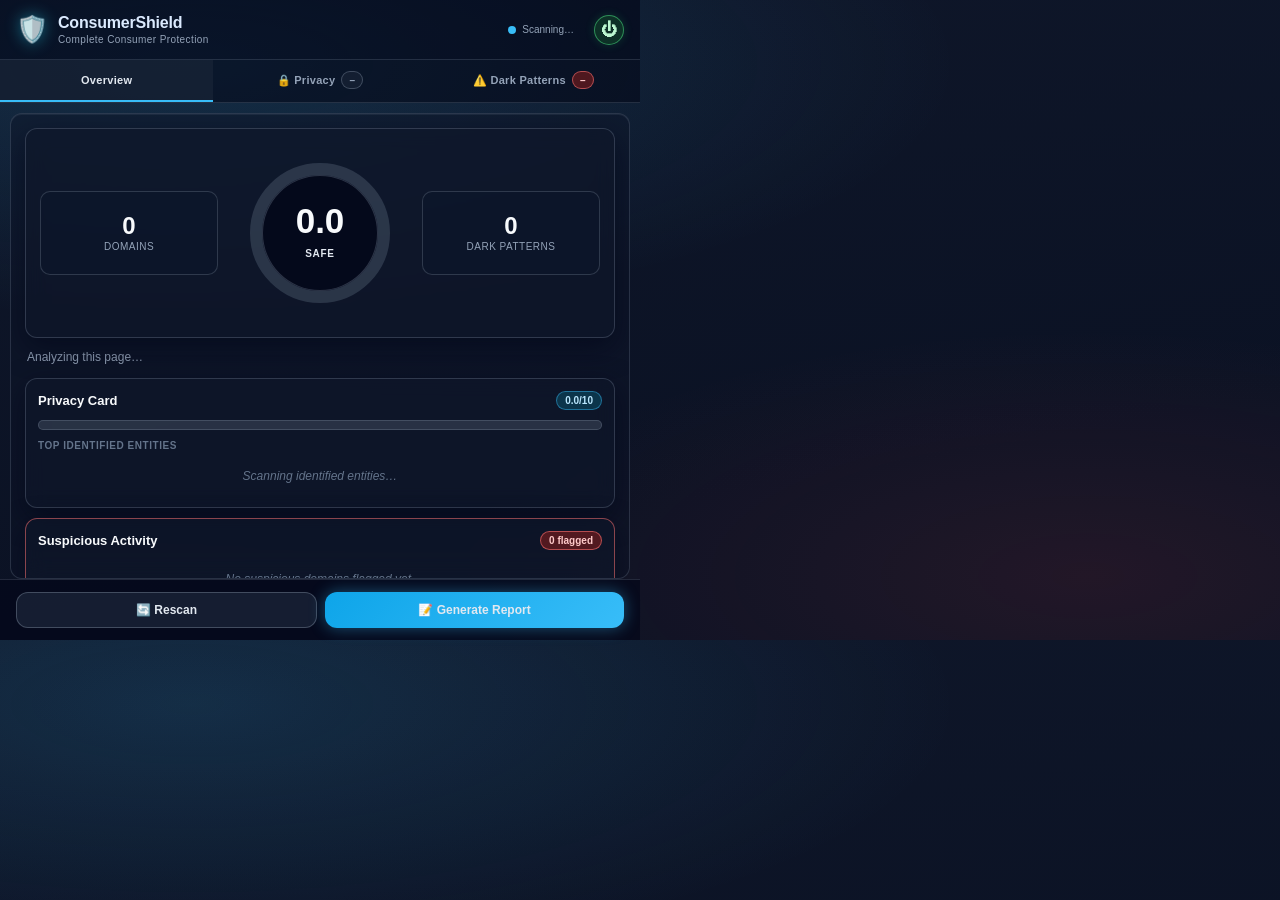
<file: consumershield/extension/popup.html>
<!DOCTYPE html>
<html lang="en">
<head>
  <meta charset="UTF-8">
  <meta name="viewport" content="width=device-width, initial-scale=1.0">
  <title>ConsumerShield</title>
  <link rel="stylesheet" href="popup.css">
</head>
<body>

  <!-- ╔══ HEADER ══════════════════════════════════════════════╗ -->
  <div class="header">
    <div class="header-logo">🛡️</div>
    <div class="header-text">
      <h1>ConsumerShield</h1>
      <p>Complete Consumer Protection</p>
    </div>
    <div class="header-scanning" id="scanning-indicator">
      <div class="dot-pulse"></div>
      <span>Scanning…</span>
    </div>
    <label class="protection-toggle" for="toggle-protection" title="ConsumerShield protection toggle">
      <span id="protection-power-icon" aria-hidden="true">⏻</span>
      <input type="checkbox" id="toggle-protection" checked>
    </label>
  </div>

  <!-- ╔══ TAB BAR ═════════════════════════════════════════════╗ -->
  <div class="tabbar">
    <button class="tab active" data-tab="overview" id="tab-overview">
      Overview
    </button>
    <button class="tab" data-tab="privacy" id="tab-privacy">
      🔒 Privacy
      <span class="tab-badge" id="badge-privacy">–</span>
    </button>
    <button class="tab" data-tab="manipulation" id="tab-manipulation">
      ⚠️ Dark Patterns
      <span class="tab-badge danger" id="badge-manipulation">–</span>
    </button>
  </div>

  <!-- ╔══ OVERVIEW TAB ════════════════════════════════════════╗ -->
  <div class="tab-content active" id="tab-content-overview">

    <div class="dashboard-hero report-card" id="dashboard-hero">
      <div class="hero-substat">
        <span class="hero-substat-value" id="hero-domain-count">0</span>
        <span class="hero-substat-label">Domains</span>
      </div>

      <div class="hero-gauge-wrap">
        <svg class="hero-gauge" viewBox="0 0 180 180" role="img" aria-label="Overall security risk gauge">
          <circle class="hero-gauge-track" cx="90" cy="90" r="64"></circle>
          <circle class="hero-gauge-progress" id="hero-gauge-progress" cx="90" cy="90" r="64"></circle>
        </svg>
        <div class="hero-gauge-core">
          <div class="hero-risk-score" id="hero-risk-score">0.0</div>
          <div class="hero-risk-level" id="hero-risk-level">SAFE</div>
        </div>
      </div>

      <div class="hero-substat">
        <span class="hero-substat-value" id="hero-pattern-count">0</span>
        <span class="hero-substat-label">Dark Patterns</span>
      </div>
    </div>

    <p class="overall-insight" id="overall-insight">Analyzing this page…</p>

    <div class="dashboard-stack">
      <section class="dashboard-card privacy-card report-card" id="dashboard-privacy-card">
        <div class="dashboard-card-head">
          <h3>Privacy Card</h3>
          <span class="score-chip" id="privacy-card-score">0.0/10</span>
        </div>
        <div class="privacy-progress-track">
          <div class="privacy-progress-fill" id="privacy-card-fill" style="width:0%"></div>
        </div>
        <div class="dashboard-subtitle">Top Identified Entities</div>
        <div class="dashboard-list" id="identified-entities-list">
          <div class="empty-state">Scanning identified entities…</div>
        </div>
      </section>

      <section class="dashboard-card suspicious-card report-card" id="dashboard-suspicious-card">
        <div class="dashboard-card-head">
          <h3>Suspicious Activity</h3>
          <span class="score-chip score-chip-danger" id="suspicious-count-chip">0 flagged</span>
        </div>
        <div class="dashboard-list" id="suspicious-activity-list">
          <div class="empty-state">No suspicious domains flagged yet.</div>
        </div>
      </section>

      <section class="dashboard-card manipulation-tier-card report-card" id="dashboard-manipulation-card">
        <div class="dashboard-card-head">
          <h3>Manipulation Card</h3>
          <span class="score-chip score-chip-warn" id="manipulation-card-score">0.0/10</span>
        </div>
        <div class="dashboard-list" id="manipulation-severity-list">
          <div class="empty-state">Scanning dark patterns…</div>
        </div>
      </section>

      <details class="dashboard-card network-log report-card" id="network-log-accordion">
        <summary>
          <span>Network Traffic Log</span>
          <span class="accordion-count" id="network-log-count">0 requests</span>
        </summary>
        <div class="network-log-list" id="network-log-list">
          <div class="empty-state">No additional background requests.</div>
        </div>
      </details>
    </div>

    <!-- Laws cited -->
    <div class="laws-section" id="laws-section" style="display:none">
      <div class="laws-title">⚖️ Laws Implicated</div>
      <div class="laws-list" id="laws-list"></div>
    </div>

  </div>

  <!-- ╔══ PRIVACY TAB ═════════════════════════════════════════╗ -->
  <div class="tab-content" id="tab-content-privacy">
    <div class="section-header">🔍 Trackers Detected</div>
    <div id="tracker-list" class="item-list">
      <div class="empty-state">Scanning…</div>
    </div>

    <div class="section-header">📄 Privacy Policy Flags</div>
    <div id="policy-list" class="item-list">
      <div class="empty-state">Scanning…</div>
    </div>

    <div class="section-header">⚖️ Legal Exposure</div>
    <div id="privacy-legal-list" class="item-list legal-list">
      <div class="empty-state">None detected</div>
    </div>
  </div>

  <!-- ╔══ MANIPULATION TAB ═══════════════════════════════════╗ -->
  <div class="tab-content" id="tab-content-manipulation">
    <div class="section-header">⚠️ Dark Patterns Found</div>
    <div id="pattern-list" class="item-list">
      <div class="empty-state">Scanning…</div>
    </div>

    <div class="section-header">⚖️ Legal Exposure</div>
    <div id="manipulation-legal-list" class="item-list legal-list">
      <div class="empty-state">None detected</div>
    </div>
  </div>

  <!-- ╔══ ACTION BAR ══════════════════════════════════════════╗ -->
  <div class="action-bar">
    <button class="btn-secondary" id="btn-rescan">🔄 Rescan</button>
    <button class="btn-primary" id="btn-report">📝 Generate Report</button>
  </div>

  <script src="popup.js"></script>
</body>
</html>
</file>
<file: consumershield/extension/popup.css>
/* ConsumerShield Security Dashboard UI */

* {
  box-sizing: border-box;
  margin: 0;
  padding: 0;
}

:root {
  --bg-main: #0f172a;
  --panel: rgba(15, 23, 42, 0.64);
  --glass-border: rgba(148, 163, 184, 0.26);
  --text-primary: #e2e8f0;
  --text-secondary: #94a3b8;
  --text-muted: #64748b;
  --neon-green: #22c55e;
  --neon-yellow: #eab308;
  --neon-red: #ef4444;
  --neon-blue: #38bdf8;
  --radius: 12px;
  --shadow: 0 10px 28px rgba(2, 6, 23, 0.56);
}

body {
  width: 640px;
  min-height: 560px;
  max-height: 640px;
  overflow: hidden;
  background:
    radial-gradient(120% 80% at 15% 10%, rgba(56, 189, 248, 0.14), transparent 50%),
    radial-gradient(90% 70% at 85% 90%, rgba(239, 68, 68, 0.1), transparent 55%),
    linear-gradient(170deg, var(--bg-main), #0b1224 72%);
  color: var(--text-primary);
  font-family: 'Inter', 'Roboto', 'Segoe UI', sans-serif;
  font-size: 13px;
  display: flex;
  flex-direction: column;
}

.report-card {
  background: var(--panel);
  border: 1px solid var(--glass-border);
  border-radius: var(--radius);
  backdrop-filter: blur(10px);
  -webkit-backdrop-filter: blur(10px);
  box-shadow: var(--shadow);
}

.code-domain,
.background-request-domain,
.network-log-row,
.suspicious-row .code-domain,
.entity-domain {
  font-family: 'Source Code Pro', 'Fira Code', 'Consolas', monospace;
}

.header {
  display: flex;
  align-items: center;
  gap: 10px;
  padding: 14px 16px;
  background: rgba(2, 6, 23, 0.62);
  border-bottom: 1px solid rgba(148, 163, 184, 0.2);
}

.header-logo {
  font-size: 26px;
  filter: drop-shadow(0 0 8px rgba(34, 211, 238, 0.45));
}

.header-text h1 {
  font-size: 16px;
  font-weight: 800;
  letter-spacing: -0.2px;
  color: #dbeafe;
}

.header-text p {
  margin-top: 2px;
  color: var(--text-secondary);
  font-size: 10px;
  letter-spacing: 0.4px;
}

.header-scanning {
  margin-left: auto;
  display: flex;
  align-items: center;
  gap: 6px;
  font-size: 10px;
  color: var(--text-secondary);
  transition: opacity 0.3s ease;
}

.header-scanning.hidden {
  opacity: 0;
  pointer-events: none;
}

.protection-toggle {
  margin-left: 10px;
  display: inline-grid;
  place-items: center;
  width: 30px;
  height: 30px;
  color: #bbf7d0;
  border: 1px solid rgba(74, 222, 128, 0.55);
  background: rgba(20, 83, 45, 0.5);
  border-radius: 50%;
  cursor: pointer;
  box-shadow: 0 0 10px rgba(34, 197, 94, 0.2);
}

#protection-power-icon {
  font-size: 16px;
  line-height: 1;
  font-weight: 700;
}

.protection-toggle.off {
  color: #fecaca;
  border-color: rgba(248, 113, 113, 0.6);
  background: rgba(127, 29, 29, 0.55);
  box-shadow: 0 0 10px rgba(239, 68, 68, 0.22);
}

.protection-toggle input {
  position: absolute;
  opacity: 0;
  pointer-events: none;
}

.dot-pulse {
  width: 8px;
  height: 8px;
  border-radius: 50%;
  background: var(--neon-blue);
  box-shadow: 0 0 0 0 rgba(56, 189, 248, 0.6);
  animation: headerPulse 1.4s infinite;
}

@keyframes headerPulse {
  0% { box-shadow: 0 0 0 0 rgba(56, 189, 248, 0.55); }
  70% { box-shadow: 0 0 0 8px rgba(56, 189, 248, 0); }
  100% { box-shadow: 0 0 0 0 rgba(56, 189, 248, 0); }
}

.tabbar {
  display: flex;
  border-bottom: 1px solid rgba(148, 163, 184, 0.2);
  background: rgba(2, 6, 23, 0.55);
}

.tab {
  flex: 1;
  border: 0;
  border-bottom: 2px solid transparent;
  background: transparent;
  color: var(--text-secondary);
  padding: 11px 6px;
  font-size: 11px;
  font-weight: 700;
  letter-spacing: 0.3px;
  cursor: pointer;
  display: flex;
  align-items: center;
  justify-content: center;
  gap: 6px;
  transition: 0.2s ease;
}

.tab:hover {
  color: var(--text-primary);
  background: rgba(30, 41, 59, 0.45);
}

.tab.active {
  color: var(--text-primary);
  border-bottom-color: var(--neon-blue);
  background: rgba(30, 41, 59, 0.55);
}

.tab-badge {
  min-width: 22px;
  height: 18px;
  padding: 0 6px;
  border-radius: 999px;
  border: 1px solid rgba(148, 163, 184, 0.35);
  color: var(--text-secondary);
  display: inline-flex;
  align-items: center;
  justify-content: center;
  font-size: 10px;
  font-weight: 700;
  background: rgba(30, 41, 59, 0.5);
}

.tab-badge.danger {
  background: rgba(127, 29, 29, 0.6);
  color: #fecaca;
  border-color: rgba(248, 113, 113, 0.6);
}

.tab-badge.high {
  background: rgba(120, 53, 15, 0.58);
  color: #fed7aa;
  border-color: rgba(251, 146, 60, 0.55);
}

.tab-badge.medium {
  background: rgba(113, 63, 18, 0.6);
  color: #fde68a;
  border-color: rgba(250, 204, 21, 0.5);
}

.tab-badge.ok {
  background: rgba(20, 83, 45, 0.58);
  color: #bbf7d0;
  border-color: rgba(74, 222, 128, 0.55);
}

.tab-content {
  display: none;
  flex: 1;
  overflow-y: auto;
  margin: 10px 10px 0;
  padding: 14px;
  border-radius: 12px;
  background: rgba(15, 23, 42, 0.5);
  border: 1px solid rgba(148, 163, 184, 0.2);
  box-shadow: inset 0 1px 0 rgba(148, 163, 184, 0.1);
  scrollbar-width: thin;
  scrollbar-color: rgba(148, 163, 184, 0.45) transparent;
}

.tab-content.active {
  display: block;
}

.tab-content::-webkit-scrollbar {
  width: 4px;
}

.tab-content::-webkit-scrollbar-thumb {
  border-radius: 999px;
  background: rgba(148, 163, 184, 0.45);
}

.dashboard-hero {
  display: grid;
  grid-template-columns: 1fr auto 1fr;
  align-items: center;
  gap: 12px;
  padding: 14px;
  margin-bottom: 10px;
  transition: border-color 0.3s ease, box-shadow 0.3s ease;
}

.dashboard-hero.risk-green {
  border-color: rgba(74, 222, 128, 0.55);
  box-shadow: 0 0 0 1px rgba(34, 197, 94, 0.18), 0 0 24px rgba(34, 197, 94, 0.2);
}

.dashboard-hero.risk-yellow {
  border-color: rgba(250, 204, 21, 0.58);
  box-shadow: 0 0 0 1px rgba(234, 179, 8, 0.2), 0 0 24px rgba(234, 179, 8, 0.22);
}

.dashboard-hero.risk-red {
  border-color: rgba(248, 113, 113, 0.62);
  box-shadow: 0 0 0 1px rgba(239, 68, 68, 0.22), 0 0 24px rgba(239, 68, 68, 0.25);
}

.hero-substat {
  display: flex;
  flex-direction: column;
  align-items: center;
  justify-content: center;
  gap: 3px;
  min-height: 84px;
  border-radius: 10px;
  background: rgba(15, 23, 42, 0.46);
  border: 1px solid rgba(148, 163, 184, 0.25);
}

.hero-substat-value {
  font-size: 24px;
  line-height: 1;
  font-weight: 800;
  color: #f8fafc;
}

.hero-substat-label {
  font-size: 10px;
  letter-spacing: 0.5px;
  text-transform: uppercase;
  color: var(--text-secondary);
}

.hero-gauge-wrap {
  position: relative;
  width: 180px;
  height: 180px;
  display: grid;
  place-items: center;
}

.hero-gauge {
  width: 180px;
  height: 180px;
}

.hero-gauge-track {
  fill: none;
  stroke: rgba(148, 163, 184, 0.22);
  stroke-width: 12;
}

.hero-gauge-progress {
  fill: none;
  stroke-width: 12;
  stroke-linecap: round;
  transform: rotate(-90deg);
  transform-origin: 50% 50%;
  transition: stroke-dashoffset 0.5s ease, stroke 0.3s ease;
}

.hero-gauge-progress.risk-green {
  stroke: var(--neon-green);
  filter: drop-shadow(0 0 10px rgba(34, 197, 94, 0.65));
}

.hero-gauge-progress.risk-yellow {
  stroke: var(--neon-yellow);
  filter: drop-shadow(0 0 10px rgba(234, 179, 8, 0.65));
}

.hero-gauge-progress.risk-red {
  stroke: var(--neon-red);
  filter: drop-shadow(0 0 11px rgba(239, 68, 68, 0.72));
}

.hero-gauge-core {
  position: absolute;
  width: 116px;
  height: 116px;
  border-radius: 50%;
  background: rgba(2, 6, 23, 0.74);
  border: 1px solid rgba(148, 163, 184, 0.28);
  display: flex;
  flex-direction: column;
  align-items: center;
  justify-content: center;
}

.hero-risk-score {
  font-size: 35px;
  line-height: 1;
  font-weight: 800;
  color: #f8fafc;
}

.hero-risk-level {
  margin-top: 6px;
  font-size: 10px;
  font-weight: 700;
  letter-spacing: 0.7px;
  text-transform: uppercase;
  border-radius: 999px;
  padding: 3px 9px;
  border: 1px solid transparent;
}

.hero-risk-level.risk-green {
  color: #bbf7d0;
  border-color: rgba(74, 222, 128, 0.55);
  background: rgba(20, 83, 45, 0.58);
}

.hero-risk-level.risk-yellow {
  color: #fde68a;
  border-color: rgba(250, 204, 21, 0.52);
  background: rgba(113, 63, 18, 0.62);
}

.hero-risk-level.risk-red {
  color: #fecaca;
  border-color: rgba(248, 113, 113, 0.6);
  background: rgba(127, 29, 29, 0.62);
}

.overall-insight {
  margin: 8px 2px 12px;
  color: var(--text-secondary);
  line-height: 1.5;
  font-size: 12px;
}

.dashboard-stack {
  display: flex;
  flex-direction: column;
  gap: 10px;
}

.dashboard-card {
  padding: 12px;
}

.dashboard-card-head {
  display: flex;
  align-items: center;
  justify-content: space-between;
  gap: 8px;
  margin-bottom: 10px;
}

.dashboard-card-head h3 {
  font-size: 13px;
  font-weight: 700;
  color: #f8fafc;
}

.score-chip {
  font-size: 10px;
  font-weight: 700;
  color: #bae6fd;
  background: rgba(14, 116, 144, 0.35);
  border: 1px solid rgba(56, 189, 248, 0.45);
  border-radius: 999px;
  padding: 3px 8px;
}

.score-chip-danger {
  color: #fecaca;
  background: rgba(127, 29, 29, 0.62);
  border-color: rgba(248, 113, 113, 0.6);
}

.score-chip-warn {
  color: #fde68a;
  background: rgba(113, 63, 18, 0.6);
  border-color: rgba(250, 204, 21, 0.52);
}

.privacy-progress-track {
  width: 100%;
  height: 10px;
  border-radius: 999px;
  overflow: hidden;
  background: rgba(148, 163, 184, 0.2);
  border: 1px solid rgba(148, 163, 184, 0.25);
  margin-bottom: 10px;
}

.privacy-progress-fill {
  height: 100%;
  border-radius: 999px;
  transition: width 0.45s ease;
}

.privacy-progress-fill.risk-green {
  background: linear-gradient(90deg, #16a34a, #22c55e);
  box-shadow: 0 0 12px rgba(34, 197, 94, 0.55);
}

.privacy-progress-fill.risk-yellow {
  background: linear-gradient(90deg, #d97706, #eab308);
  box-shadow: 0 0 12px rgba(234, 179, 8, 0.5);
}

.privacy-progress-fill.risk-red {
  background: linear-gradient(90deg, #dc2626, #ef4444);
  box-shadow: 0 0 14px rgba(239, 68, 68, 0.55);
}

.dashboard-subtitle,
.privacy-subheading {
  margin-bottom: 6px;
  font-size: 10px;
  letter-spacing: 0.55px;
  text-transform: uppercase;
  color: var(--text-muted);
  font-weight: 700;
}

.dashboard-list,
.item-list {
  display: flex;
  flex-direction: column;
  gap: 7px;
}

.entity-row,
.suspicious-row,
.severity-card,
.network-log-row,
.tracker-item,
.pattern-item,
.policy-item,
.legal-item {
  border-radius: 12px;
  border: 1px solid rgba(148, 163, 184, 0.24);
  background: rgba(15, 23, 42, 0.55);
  box-shadow: 0 8px 22px rgba(2, 6, 23, 0.42);
}

.entity-row {
  display: flex;
  align-items: center;
  gap: 8px;
  padding: 8px 9px;
}

.entity-icon {
  width: 20px;
  height: 20px;
  border-radius: 6px;
  display: inline-flex;
  align-items: center;
  justify-content: center;
  font-size: 11px;
  background: rgba(30, 41, 59, 0.82);
  border: 1px solid rgba(148, 163, 184, 0.3);
}

.entity-main {
  min-width: 0;
  flex: 1;
}

.entity-name,
.item-name {
  font-size: 12px;
  font-weight: 650;
  color: #f8fafc;
  white-space: nowrap;
  overflow: hidden;
  text-overflow: ellipsis;
}

.entity-domain,
.item-sub {
  margin-top: 2px;
  font-size: 10px;
  color: var(--text-secondary);
  word-break: break-all;
}

.suspicious-card {
  position: relative;
  border-color: rgba(248, 113, 113, 0.42);
}

.suspicious-card::before {
  content: '';
  position: absolute;
  inset: -1px;
  border-radius: 12px;
  pointer-events: none;
  border: 1px solid rgba(248, 113, 113, 0.2);
  animation: neonPulse 1.7s infinite;
}

@keyframes neonPulse {
  0% { box-shadow: 0 0 0 0 rgba(239, 68, 68, 0.35); }
  70% { box-shadow: 0 0 0 9px rgba(239, 68, 68, 0); }
  100% { box-shadow: 0 0 0 0 rgba(239, 68, 68, 0); }
}

.suspicious-row {
  display: flex;
  align-items: center;
  justify-content: space-between;
  gap: 8px;
  padding: 8px 9px;
  border-left: 3px solid rgba(239, 68, 68, 0.75);
}

.suspicious-tag {
  font-size: 9px;
  font-weight: 800;
  letter-spacing: 0.5px;
  color: #fecaca;
  background: rgba(127, 29, 29, 0.78);
  border: 1px solid rgba(248, 113, 113, 0.62);
  border-radius: 999px;
  padding: 3px 7px;
  text-transform: uppercase;
  white-space: nowrap;
}

.severity-card {
  padding: 9px;
}

.severity-head {
  display: flex;
  align-items: center;
  justify-content: space-between;
  gap: 8px;
  margin-bottom: 5px;
  font-size: 12px;
  font-weight: 700;
}

.severity-detail {
  font-size: 11px;
  color: var(--text-secondary);
  line-height: 1.45;
}

.severity-citation {
  margin-top: 7px;
  font-size: 10px;
  color: #fde68a;
}

.severity-high {
  border-color: rgba(248, 113, 113, 0.72);
  box-shadow: 0 0 0 1px rgba(248, 113, 113, 0.24), 0 0 20px rgba(239, 68, 68, 0.32);
}

.severity-medium {
  border-color: rgba(251, 146, 60, 0.68);
  box-shadow: 0 0 0 1px rgba(251, 146, 60, 0.2), 0 0 18px rgba(249, 115, 22, 0.26);
}

.severity-low {
  border-color: rgba(74, 222, 128, 0.62);
  box-shadow: 0 0 0 1px rgba(74, 222, 128, 0.18), 0 0 16px rgba(34, 197, 94, 0.24);
}

.network-log {
  overflow: hidden;
}

.network-log summary {
  list-style: none;
  cursor: pointer;
  display: flex;
  align-items: center;
  justify-content: space-between;
  padding: 12px;
  font-size: 11px;
  font-weight: 700;
  color: #f8fafc;
}

.network-log summary::-webkit-details-marker {
  display: none;
}

.network-log summary::after {
  content: '▸';
  margin-left: auto;
  color: var(--text-muted);
  transition: transform 0.2s ease;
  padding-left: 8px;
}

.network-log[open] summary::after {
  transform: rotate(90deg);
}

.accordion-count {
  color: var(--text-secondary);
  font-size: 10px;
  margin-right: 2px;
}

.network-log-list {
  padding: 0 12px 12px;
  display: flex;
  flex-direction: column;
  gap: 6px;
}

.network-log-row {
  padding: 7px 9px;
  font-size: 11px;
  color: #cbd5e1;
}

.laws-section {
  margin-top: 10px;
  padding: 10px 11px;
  background: rgba(15, 23, 42, 0.62);
  border: 1px solid rgba(168, 85, 247, 0.32);
  border-radius: 12px;
}

.laws-title {
  margin-bottom: 6px;
  font-size: 11px;
  font-weight: 700;
  color: #ddd6fe;
}

.laws-list {
  display: flex;
  flex-direction: column;
  gap: 5px;
}

.law-tag {
  font-size: 10px;
  color: #c4b5fd;
  padding-bottom: 4px;
  border-bottom: 1px solid rgba(167, 139, 250, 0.18);
}

.law-tag:last-child {
  border-bottom: 0;
  padding-bottom: 0;
}

.section-header {
  margin: 14px 0 8px;
  padding-bottom: 5px;
  border-bottom: 1px solid rgba(148, 163, 184, 0.25);
  color: var(--text-secondary);
  font-size: 11px;
  font-weight: 700;
  text-transform: uppercase;
  letter-spacing: 0.55px;
}

.section-header:first-child {
  margin-top: 0;
}

.security-gauge {
  padding: 10px;
  margin-bottom: 8px;
}

.security-gauge-head {
  display: flex;
  align-items: center;
  justify-content: space-between;
  gap: 8px;
  margin-bottom: 8px;
  color: var(--text-secondary);
  font-size: 10px;
  font-weight: 700;
  letter-spacing: 0.4px;
}

.security-gauge-track {
  height: 8px;
  border-radius: 999px;
  overflow: hidden;
  background: rgba(148, 163, 184, 0.22);
}

.security-gauge-fill {
  height: 100%;
  border-radius: 999px;
}

.security-gauge-fill.risk-low {
  background: linear-gradient(90deg, #16a34a, #22c55e);
}

.security-gauge-fill.risk-med {
  background: linear-gradient(90deg, #d97706, #eab308);
}

.security-gauge-fill.risk-high {
  background: linear-gradient(90deg, #dc2626, #ef4444);
}

.traffic-monitor {
  padding: 12px;
}

.traffic-monitor-head {
  display: flex;
  align-items: center;
  justify-content: space-between;
  gap: 8px;
  margin-bottom: 10px;
  font-size: 10px;
  font-weight: 700;
  color: var(--text-secondary);
  text-transform: uppercase;
  letter-spacing: 0.5px;
}

.live-traffic-label {
  display: inline-flex;
  align-items: center;
  gap: 7px;
}

.live-dot {
  width: 8px;
  height: 8px;
  border-radius: 50%;
  background: var(--neon-red);
  box-shadow: 0 0 0 0 rgba(239, 68, 68, 0.7);
  animation: livePulse 1.35s infinite;
}

@keyframes livePulse {
  0% { box-shadow: 0 0 0 0 rgba(239, 68, 68, 0.62); }
  70% { box-shadow: 0 0 0 9px rgba(239, 68, 68, 0); }
  100% { box-shadow: 0 0 0 0 rgba(239, 68, 68, 0); }
}

.traffic-counter {
  font-size: 34px;
  line-height: 1;
  font-weight: 800;
}

.traffic-subtext {
  margin-top: 5px;
  color: var(--text-secondary);
  font-size: 11px;
}

.background-requests {
  margin-top: 8px;
  overflow: hidden;
}

.background-requests summary {
  list-style: none;
  cursor: pointer;
  display: flex;
  align-items: center;
  justify-content: space-between;
  padding: 11px;
  color: #f8fafc;
  font-size: 11px;
  font-weight: 700;
}

.background-requests summary::-webkit-details-marker {
  display: none;
}

.background-requests summary::after {
  content: '▸';
  color: var(--text-muted);
  transition: transform 0.2s ease;
}

.background-requests[open] summary::after {
  transform: rotate(90deg);
}

.background-request-body {
  padding: 0 11px 11px;
}

.background-request-item {
  padding: 7px 0;
  border-top: 1px solid rgba(148, 163, 184, 0.2);
}

.background-request-domain {
  font-size: 11px;
  color: #cbd5e1;
  word-break: break-all;
}

.tracker-item,
.pattern-item,
.policy-item,
.legal-item {
  display: flex;
  align-items: flex-start;
  gap: 8px;
  padding: 9px 10px;
}

.tracker-item {
  align-items: center;
  border-left: 3px solid rgba(56, 189, 248, 0.68);
}

.tracker-item--alert {
  border-left-color: rgba(248, 113, 113, 0.75);
}

.company-badge {
  width: 24px;
  height: 24px;
  border-radius: 8px;
  display: inline-flex;
  align-items: center;
  justify-content: center;
  font-size: 9px;
  font-weight: 800;
  letter-spacing: 0.6px;
  color: #bae6fd;
  border: 1px solid rgba(56, 189, 248, 0.45);
  background: rgba(14, 116, 144, 0.28);
}

.item-icon {
  font-size: 14px;
  flex-shrink: 0;
  margin-top: 1px;
}

.item-body {
  min-width: 0;
  flex: 1;
}

.item-badge {
  font-size: 9px;
  font-weight: 700;
  padding: 2px 7px;
  border-radius: 8px;
  text-transform: uppercase;
  letter-spacing: 0.35px;
  border: 1px solid transparent;
  align-self: flex-start;
}

.badge-analytics {
  color: #bae6fd;
  background: rgba(14, 116, 144, 0.32);
  border-color: rgba(56, 189, 248, 0.45);
}

.badge-advertising {
  color: #fed7aa;
  background: rgba(124, 45, 18, 0.54);
  border-color: rgba(251, 146, 60, 0.5);
}

.badge-social {
  color: #ddd6fe;
  background: rgba(76, 29, 149, 0.5);
  border-color: rgba(167, 139, 250, 0.44);
}

.badge-data_broker {
  color: #fecaca;
  background: rgba(127, 29, 29, 0.58);
  border-color: rgba(248, 113, 113, 0.52);
}

.badge-tracker {
  color: #cbd5e1;
  background: rgba(51, 65, 85, 0.7);
  border-color: rgba(148, 163, 184, 0.36);
}

.badge-high {
  color: #fecaca;
  background: rgba(127, 29, 29, 0.7);
  border-color: rgba(248, 113, 113, 0.6);
}

.badge-medium {
  color: #fde68a;
  background: rgba(113, 63, 18, 0.74);
  border-color: rgba(250, 204, 21, 0.55);
}

.badge-low {
  color: #bbf7d0;
  background: rgba(20, 83, 45, 0.72);
  border-color: rgba(74, 222, 128, 0.55);
}

.risk-badge {
  min-width: 34px;
  text-align: center;
  font-size: 10px;
  font-weight: 800;
  padding: 3px 6px;
  border-radius: 999px;
  letter-spacing: 0.2px;
}

.risk-badge.low {
  color: #bbf7d0;
  background: rgba(20, 83, 45, 0.6);
  border: 1px solid rgba(74, 222, 128, 0.5);
}

.risk-badge.medium {
  color: #fde68a;
  background: rgba(120, 53, 15, 0.65);
  border: 1px solid rgba(250, 204, 21, 0.5);
}

.risk-badge.high {
  color: #fecaca;
  background: rgba(127, 29, 29, 0.65);
  border: 1px solid rgba(248, 113, 113, 0.58);
}

.risk-high {
  border-color: rgba(248, 113, 113, 0.66) !important;
  box-shadow: 0 0 0 1px rgba(248, 113, 113, 0.23), 0 0 18px rgba(239, 68, 68, 0.3) !important;
}

.risk-med {
  border-color: rgba(251, 146, 60, 0.66) !important;
  box-shadow: 0 0 0 1px rgba(251, 146, 60, 0.22), 0 0 16px rgba(249, 115, 22, 0.27) !important;
}

.risk-low {
  border-color: rgba(74, 222, 128, 0.62) !important;
  box-shadow: 0 0 0 1px rgba(74, 222, 128, 0.2), 0 0 14px rgba(34, 197, 94, 0.24) !important;
}

.manipulation-card {
  transition: transform 0.2s ease, box-shadow 0.2s ease;
}

.manipulation-card:hover {
  transform: translateY(-1px);
}

.legal-item {
  flex-direction: column;
  gap: 4px;
}

.legal-law {
  font-size: 11px;
  font-weight: 700;
  color: #ddd6fe;
}

.legal-detail {
  font-size: 10px;
  color: var(--text-secondary);
}

.legal-penalty {
  font-size: 10px;
  color: #fecaca;
  font-weight: 600;
}

.empty-state {
  text-align: center;
  color: var(--text-muted);
  font-size: 12px;
  font-style: italic;
  padding: 12px 4px;
}

.safe-state {
  text-align: center;
  color: #bbf7d0;
  font-size: 12px;
  padding: 10px 4px;
}

.report-fade-in {
  animation: fadePanel 260ms ease both;
}

.fade-in-item {
  animation: fadeItem 300ms ease both;
}

@keyframes fadePanel {
  from {
    opacity: 0;
    transform: translateY(4px);
  }
  to {
    opacity: 1;
    transform: translateY(0);
  }
}

@keyframes fadeItem {
  from {
    opacity: 0;
    transform: translateY(6px);
  }
  to {
    opacity: 1;
    transform: translateY(0);
  }
}

.action-bar {
  display: flex;
  gap: 8px;
  padding: 12px 16px;
  border-top: 1px solid rgba(148, 163, 184, 0.2);
  background: rgba(2, 6, 23, 0.65);
}

.btn-secondary,
.btn-primary {
  flex: 1;
  border: 0;
  border-radius: 12px;
  padding: 10px;
  font-family: inherit;
  font-size: 12px;
  font-weight: 700;
  cursor: pointer;
  transition: 0.2s ease;
}

.btn-secondary {
  color: var(--text-primary);
  background: rgba(30, 41, 59, 0.68);
  border: 1px solid rgba(148, 163, 184, 0.35);
}

.btn-secondary:hover {
  background: rgba(51, 65, 85, 0.8);
}

.btn-primary {
  color: #e2e8f0;
  background: linear-gradient(135deg, #0ea5e9, #38bdf8);
  box-shadow: 0 0 16px rgba(56, 189, 248, 0.4);
}

.btn-primary:hover {
  transform: translateY(-1px);
  filter: brightness(1.05);
}

.btn-primary:active,
.btn-secondary:active {
  transform: translateY(0);
}

.btn-secondary:disabled,
.btn-primary:disabled {
  opacity: 0.5;
  cursor: not-allowed;
}

@media (max-width: 520px) {
  .dashboard-hero {
    grid-template-columns: 1fr;
  }

  .hero-gauge-wrap {
    margin: 0 auto;
  }

  .hero-substat {
    min-height: 66px;
  }
}
</file>
